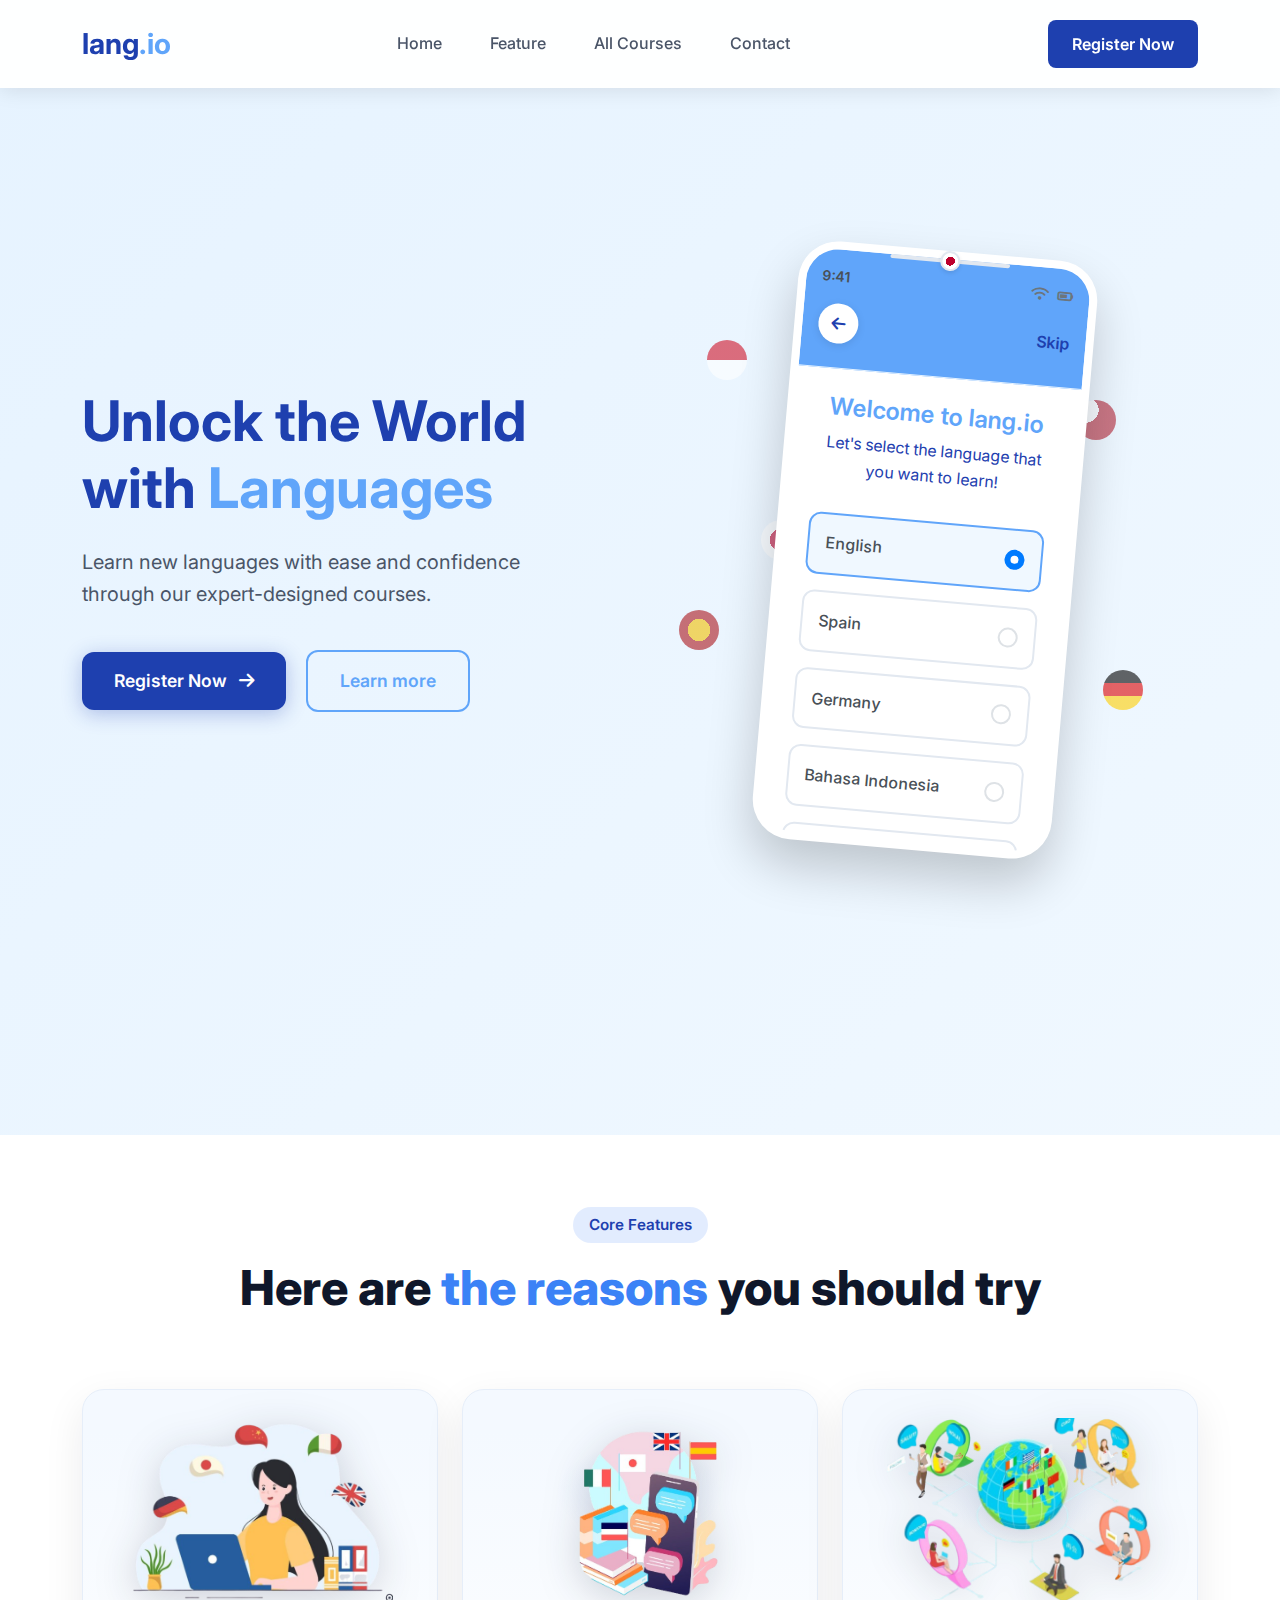
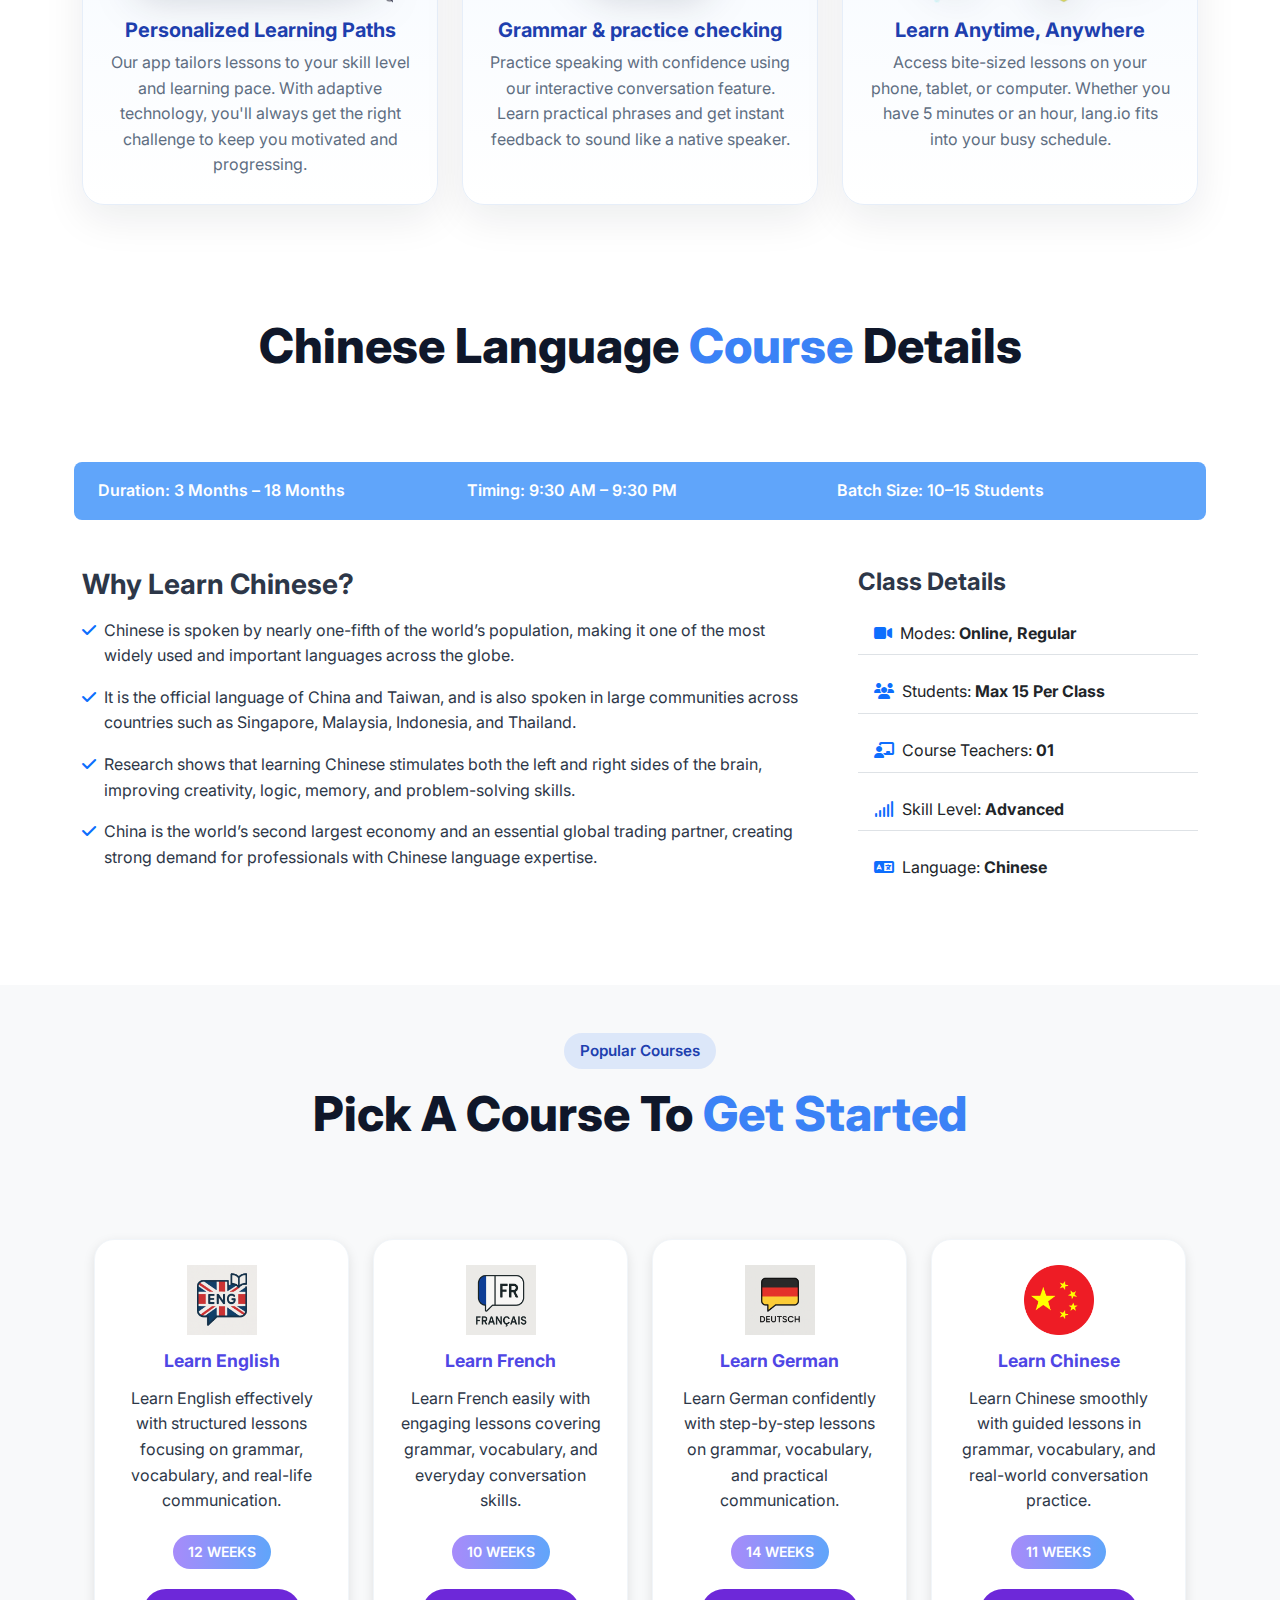
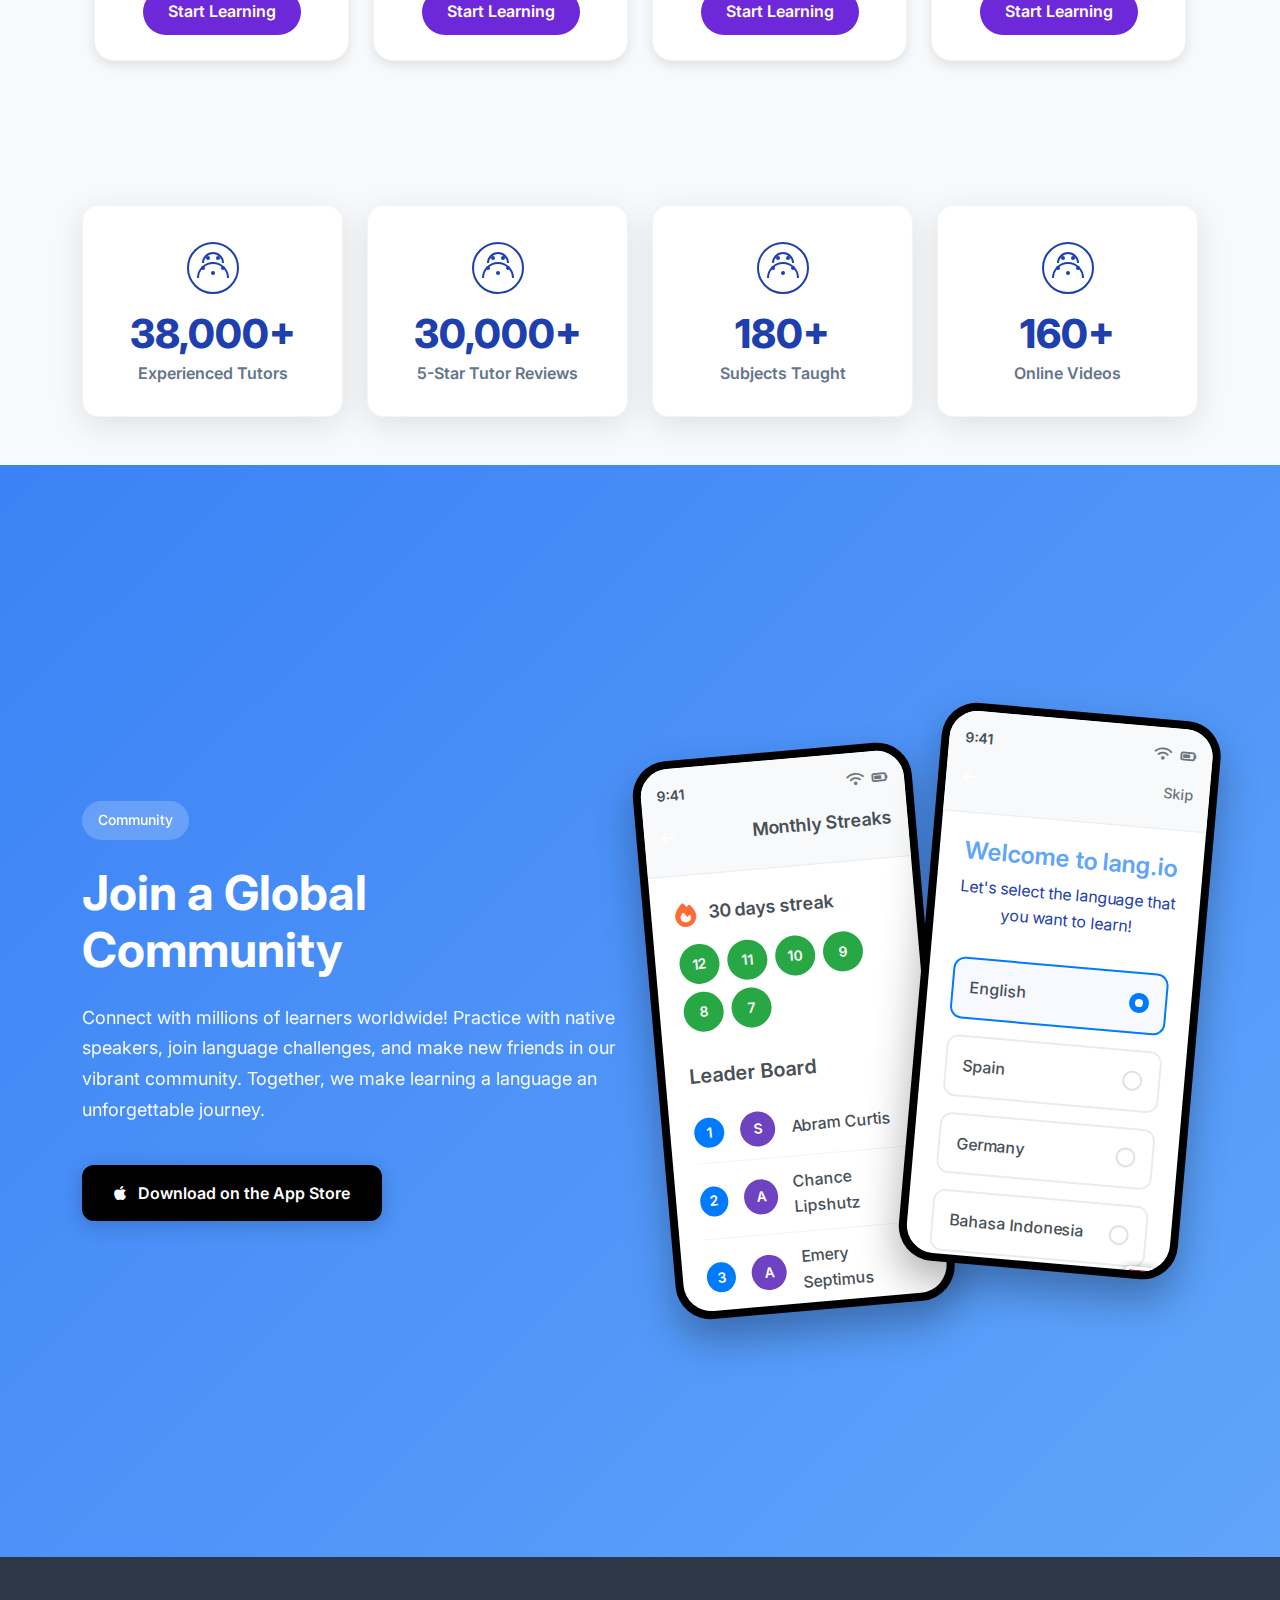
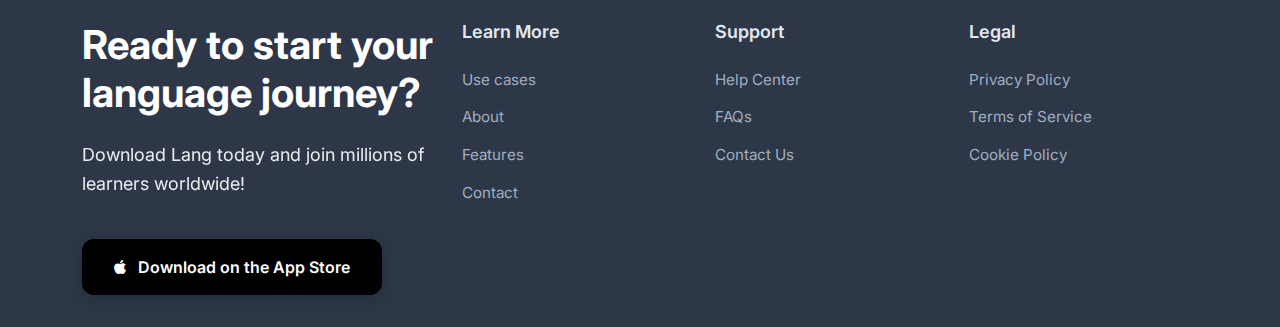
<file: index.html>
<!DOCTYPE html>
<html lang="en">
<head>
    <meta charset="UTF-8">
    <meta name="viewport" content="width=device-width, initial-scale=1.0">
    <title>lang.io - Practice language easier</title>
    <link href="https://cdn.jsdelivr.net/npm/bootstrap@5.3.0/dist/css/bootstrap.min.css" rel="stylesheet">
    <link href="https://cdnjs.cloudflare.com/ajax/libs/font-awesome/6.4.0/css/all.min.css" rel="stylesheet">
    <link href="https://fonts.googleapis.com/css2?family=Inter:wght@300;400;500;600;700&display=swap" rel="stylesheet">
    <link rel="stylesheet" href="styles.css">
</head>
<body>
    <!-- Navigation -->
    <nav class="navbar navbar-expand-lg navbar-light fixed-top">
        <div class="container">
            <a class="navbar-brand" href="#">
                <span class="brand-lang">lang</span><span class="brand-io">.io</span>
            </a>
            
            <button class="navbar-toggler" type="button" data-bs-toggle="collapse" data-bs-target="#navbarNav">
                <span class="navbar-toggler-icon"></span>
            </button>
            
            <div class="collapse navbar-collapse" id="navbarNav">
                <ul class="navbar-nav ms-auto me-5">
                    <li class="nav-item">
                        <a class="nav-link" href="#use-cases">Home</a>
                    </li>
                    <li class="nav-item">
                        <a class="nav-link" href="#core-features">Feature</a>
                    </li>
                    <li class="nav-item">
                        <a class="nav-link" href="#popular-courses">All Courses</a>
                    </li>
                    <li class="nav-item">
                        <a class="nav-link" href="#community">Contact</a>
                    </li>
                </ul>
                
                <div class="navbar-nav ms-auto d-flex align-items-center">
                    <button class="btn btn-primary join-waitlist-btn" data-bs-toggle="modal" data-bs-target="#registrationModal">Register Now</button>
                </div>
            </div>
        </div>
    </nav>

    <!-- Hero Section -->
    <section class="hero-section">
        <div class="container">
            <div class="row align-items-center min-vh-100">
                <div class="col-lg-6 col-md-12 mb-5 mb-lg-0">
                    <div class="hero-content">
                        <h1 class="hero-title">
                            Unlock the World with<span class="brand-highlight"> Languages</span>
                        </h1>
                        <p class="hero-description">
                            Learn new languages with ease and confidence through our expert-designed courses.                        </p>
                        <div class="hero-buttons">
                            <button class="btn btn-primary btn-lg me-3">
                                Register Now
                                <i class="fas fa-arrow-right ms-2"></i>
                            </button>
                            <button class="btn btn-outline-primary btn-lg">Learn more</button>
                        </div>
                    </div>
                </div>
                
                <div class="col-lg-6 col-md-12">
                    <div class="mobile-mockup-container">
                        <div class="mobile-mockup">
                            <div class="notch-flag"></div>
                            <div class="mockup-screen">
                                <div class="mockup-header">
                                    <div class="mockup-status-bar">
                                        <span class="time">9:41</span>
                                        <div class="status-icons">
                                            <i class="fas fa-wifi"></i>
                                            <i class="fas fa-battery-three-quarters"></i>
                                        </div>
                                    </div>
                                    <div class="mockup-nav">
                                        <button class="back-btn">
                                            <i class="fas fa-arrow-left"></i>
                                        </button>
                                        <span class="skip-text">Skip</span>
                                    </div>
                                </div>
                                
                                <div class="mockup-content">
                                    <h3 class="welcome-text">Welcome to lang.io</h3>
                                    <p class="instruction-text">Let's select the language that you want to learn!</p>
                                    
                                    <div class="language-list">
                                        <div class="language-item selected">
                                            <span class="language-name">English</span>
                                            <div class="radio-btn selected"></div>
                                        </div>
                                        <div class="language-item">
                                            <span class="language-name">Spain</span>
                                            <div class="radio-btn"></div>
                                        </div>
                                        <div class="language-item">
                                            <span class="language-name">Germany</span>
                                            <div class="radio-btn"></div>
                                        </div>
                                        <div class="language-item">
                                            <span class="language-name">Bahasa Indonesia</span>
                                            <div class="radio-btn"></div>
                                        </div>
                                        <div class="language-item">
                                            <div class="radio-btn"></div>
                                        </div>
                                    </div>
                                    
                                    <button class="btn btn-primary continue-btn">Continue</button>
                                </div>
                            </div>
                        </div>
                        
                        <!-- Floating Decorative Flags -->
                        <div class="floating-flag flag-indonesia"></div>
                        <div class="floating-flag flag-usa"></div>
                        <div class="floating-flag flag-spain"></div>
                        <div class="floating-flag flag-germany"></div>
                        <div class="floating-flag flag-japan"></div>
                    </div>
                </div>
            </div>
        </div>
    </section>
    

    <!-- Section Heading Only -->
    <section id="core-features" class="py-5 mt-4 mb-2">
        <div class="container text-center">
            <span class="section-badge">Core Features</span>
            <h2 class="section-title display-5 mt-3">Here are <span class="highlight">the reasons</span> you should try</h2>
        </div>
    </section>
    
    <!-- Three Feature Boxes -->
    <section class="py-2 pb-5">
        <div class="container">
            <div class="row row-cols-1 row-cols-md-3 g-4 features-grid">
                <div class="col">
                    <div class="feature-soft h-100">
                        <div class="feature-illustration">
                            <img src="1.png" alt="Personalized Learning">
                        </div>
                        <h5 class="feature-title-blue mb-2 text-center">Personalized Learning Paths</h5>
                        <p class="feature-desc mb-0 text-center">Our app tailors lessons to your skill level and learning pace. With adaptive technology, you'll always get the right challenge to keep you motivated and progressing.</p>
                    </div>
                </div>
                <div class="col">
                    <div class="feature-soft h-100">
                        <div class="feature-illustration">
                            <img src="2.png" alt="Grammar Checking UI">
                        </div>
                        <h5 class="feature-title-blue mb-2 text-center">Grammar & practice checking</h5>
                        <p class="feature-desc mb-0 text-center">Practice speaking with confidence using our interactive conversation feature. Learn practical phrases and get instant feedback to sound like a native speaker.</p>
                    </div>
                </div>
                <div class="col">
                    <div class="feature-soft h-100">
                        <div class="feature-illustration">
                            <img src="3.png" alt="Mobile Learning">
                        </div>
                        <h5 class="feature-title-blue mb-2 text-center">Learn Anytime, Anywhere</h5>
                        <p class="feature-desc mb-0 text-center">Access bite-sized lessons on your phone, tablet, or computer. Whether you have 5 minutes or an hour, lang.io fits into your busy schedule.</p>
                    </div>
                </div>
            </div>
        </div>
    </section>

     <!-- Chinese Course Details Section (added below the three boxes) -->
     <section class="py-5">
        <div class="container text-center">
            <h2 class="section-title display-5 mt-3">Chinese Language <span class="highlight"> Course </span>  Details</h2>
        </div>
    </section>
     <section class="py-5">
        <div class="container">
            <div class="row g-3">
                <div class="container-fluid info-bar text-white fw-semibold px-4 py-3 rounded-3 mb-5">
                    <div class="row">
                      <div class="col-md-4">
                        Duration: 3 Months – 18 Months
                      </div>
                      <div class="col-md-4">
                        Timing: 9:30 AM – 9:30 PM
                      </div>
                      <div class="col-md-4">
                        Batch Size: 10–15 Students
                      </div>
                    </div>
                  </div>
            </div>
            <div class="row gx-5">
                <div class="col-lg-8">
                    <h2 class="h3 fw-bold mb-3">Why Learn Chinese?</h2>
                    <ul class="list-unstyled mb-4">
                      <li class="d-flex align-items-start mb-3">
                        <i class="fa-solid fa-check text-primary me-2 mt-1"></i>
                        <span>Chinese is spoken by nearly one-fifth of the world’s population, making it one of the most widely used and important languages across the globe.</span>
                      </li>
                      <li class="d-flex align-items-start mb-3">
                        <i class="fa-solid fa-check text-primary me-2 mt-1"></i>
                        <span>It is the official language of China and Taiwan, and is also spoken in large communities across countries such as Singapore, Malaysia, Indonesia, and Thailand.</span>
                      </li>
                      <li class="d-flex align-items-start mb-3">
                        <i class="fa-solid fa-check text-primary me-2 mt-1"></i>
                        <span>Research shows that learning Chinese stimulates both the left and right sides of the brain, improving creativity, logic, memory, and problem-solving skills.</span>
                      </li>
                      <li class="d-flex align-items-start mb-3">
                        <i class="fa-solid fa-check text-primary me-2 mt-1"></i>
                        <span>China is the world’s second largest economy and an essential global trading partner, creating strong demand for professionals with Chinese language expertise.</span>
                      </li>
                    </ul>
                  </div>
                  
                  

                <div class="col-lg-4 mt-4 mt-lg-0">
                    <h3 class="h4 fw-bold mb-3">Class Details</h3>
                    <ul class="list-group list-group-flush mb-5 gap-3">
                        <li class="list-group-item"><i class="fa-solid fa-video me-2 text-primary"></i>Modes: <strong>Online, Regular</strong></li>
                        <li class="list-group-item"><i class="fa-solid fa-users me-2 text-primary"></i>Students: <strong>Max 15 Per Class</strong></li>
                        <li class="list-group-item"><i class="fa-solid fa-chalkboard-user me-2 text-primary"></i>Course Teachers: <strong>01</strong></li>
                        <li class="list-group-item"><i class="fa-solid fa-signal me-2 text-primary"></i>Skill Level: <strong>Advanced</strong></li>
                        <li class="list-group-item"><i class="fa-solid fa-language me-2 text-primary"></i>Language: <strong>Chinese</strong></li>
                    </ul>
                </div>
            </div>
        </div>
    </section>

    <!-- Popular Courses Section -->
    <section id="popular-courses" class="py-5 bg-light">
        <div class="container">
            <div class="text-center mb-5">
                <span class="section-badge">Popular Courses</span>
                <h2 class="section-title display-5 mt-3">Pick A Course To <span class="highlight">Get Started</span></h2>
            </div>
            
            <div class="container py-5">
                <div class="row g-4">
                  
                  <!-- English -->
                  <div class="col-md-6 col-lg-3">
                    <div class="course-card">
                      <img src="course_thumbnail_english.png" alt="English">
                      <h4 class="course-title">Learn English</h4>
                      <p>Learn English effectively with structured lessons focusing on grammar, vocabulary, and real-life communication.</p>
                      <div>
                        <span class="badge-custom badge-weeks">12 WEEKS</span>
                      </div>
                      <button class="btn-custom">Start Learning</button>
                    </div>
                  </div>
              
                  <!-- French -->
                  <div class="col-md-6 col-lg-3">
                    <div class="course-card">
                      <img src="course_thumbnail_french.png" alt="French">
                      <h4 class="course-title">Learn French</h4>
                      <p>Learn French easily with engaging lessons covering grammar, vocabulary, and everyday conversation skills.</p>
                      <div>
                        <span class="badge-custom badge-weeks">10 WEEKS</span>
                      </div>
                      <button class="btn-custom">Start Learning</button>
                    </div>
                  </div>
              
                  <!-- German -->
                  <div class="col-md-6 col-lg-3">
                    <div class="course-card">
                      <img src="course_thumbnail_german.png" alt="German">
                      <h4 class="course-title">Learn German</h4>
                      <p>Learn German confidently with step-by-step lessons on grammar, vocabulary, and practical communication.</p>
                      <div>
                        <span class="badge-custom badge-weeks">14 WEEKS</span>
                      </div>
                      <button class="btn-custom">Start Learning</button>
                    </div>
                  </div>
              
                  <!-- Chinese -->
                  <div class="col-md-6 col-lg-3">
                    <div class="course-card">
                      <img src="china.png" alt="Chinese">
                      <h4 class="course-title">Learn Chinese</h4>
                      <p>Learn Chinese smoothly with guided lessons in grammar, vocabulary, and real-world conversation practice.</p>
                      <div>
                        <span class="badge-custom badge-weeks">11 WEEKS</span>
                      </div>
                      <button class="btn-custom">Start Learning</button>
                    </div>
                  </div>
              
                </div>
              </div>
        </div>
    </section>

    <!-- Statistics Section -->
    <section class="py-5 bg-light">
      <div class="container">
        <div class="row g-4">
          <!-- Experienced Tutors -->
          <div class="col-lg-3 col-md-6 col-sm-12">
            <div class="stats-card text-center">
              <div class="stats-icon mb-3">
                <svg width="60" height="60" viewBox="0 0 60 60" fill="none" xmlns="http://www.w3.org/2000/svg">
                  <path d="M30 5C16.2 5 5 16.2 5 30s11.2 25 25 25 25-11.2 25-25S43.8 5 30 5z" stroke="#1e40af" stroke-width="2" fill="none"/>
                  <path d="M20 25c0-5.5 4.5-10 10-10s10 4.5 10 10" stroke="#1e40af" stroke-width="2" fill="none"/>
                  <path d="M15 40c0-8.3 6.7-15 15-15s15 6.7 15 15" stroke="#1e40af" stroke-width="2" fill="none"/>
                  <circle cx="25" cy="20" r="2" fill="#1e40af"/>
                  <circle cx="35" cy="20" r="2" fill="#1e40af"/>
                  <circle cx="30" cy="35" r="2" fill="#1e40af"/>
                  <circle cx="20" cy="30" r="2" fill="#1e40af"/>
                  <circle cx="40" cy="30" r="2" fill="#1e40af"/>
                </svg>
              </div>
              <div class="stats-number mb-2">38,000+</div>
              <div class="stats-description">Experienced Tutors</div>
            </div>
          </div>
          
          <!-- 5-Star Reviews -->
          <div class="col-lg-3 col-md-6 col-sm-12">
            <div class="stats-card text-center">
              <div class="stats-icon mb-3">
                <svg width="60" height="60" viewBox="0 0 60 60" fill="none" xmlns="http://www.w3.org/2000/svg">
                  <path d="M30 5C16.2 5 5 16.2 5 30s11.2 25 25 25 25-11.2 25-25S43.8 5 30 5z" stroke="#1e40af" stroke-width="2" fill="none"/>
                  <path d="M20 25c0-5.5 4.5-10 10-10s10 4.5 10 10" stroke="#1e40af" stroke-width="2" fill="none"/>
                  <path d="M15 40c0-8.3 6.7-15 15-15s15 6.7 15 15" stroke="#1e40af" stroke-width="2" fill="none"/>
                  <circle cx="25" cy="20" r="2" fill="#1e40af"/>
                  <circle cx="35" cy="20" r="2" fill="#1e40af"/>
                  <circle cx="30" cy="35" r="2" fill="#1e40af"/>
                  <circle cx="20" cy="30" r="2" fill="#1e40af"/>
                  <circle cx="40" cy="30" r="2" fill="#1e40af"/>
                </svg>
              </div>
              <div class="stats-number mb-2">30,000+</div>
              <div class="stats-description">5-Star Tutor Reviews</div>
            </div>
          </div>
          
          <!-- Subjects Taught -->
          <div class="col-lg-3 col-md-6 col-sm-12">
            <div class="stats-card text-center">
              <div class="stats-icon mb-3">
                <svg width="60" height="60" viewBox="0 0 60 60" fill="none" xmlns="http://www.w3.org/2000/svg">
                  <path d="M30 5C16.2 5 5 16.2 5 30s11.2 25 25 25 25-11.2 25-25S43.8 5 30 5z" stroke="#1e40af" stroke-width="2" fill="none"/>
                  <path d="M20 25c0-5.5 4.5-10 10-10s10 4.5 10 10" stroke="#1e40af" stroke-width="2" fill="none"/>
                  <path d="M15 40c0-8.3 6.7-15 15-15s15 6.7 15 15" stroke="#1e40af" stroke-width="2" fill="none"/>
                  <circle cx="25" cy="20" r="2" fill="#1e40af"/>
                  <circle cx="35" cy="20" r="2" fill="#1e40af"/>
                  <circle cx="30" cy="35" r="2" fill="#1e40af"/>
                  <circle cx="20" cy="30" r="2" fill="#1e40af"/>
                  <circle cx="40" cy="30" r="2" fill="#1e40af"/>
                </svg>
              </div>
              <div class="stats-number mb-2">180+</div>
              <div class="stats-description">Subjects Taught</div>
            </div>
          </div>
          
          <!-- Online Videos -->
          <div class="col-lg-3 col-md-6 col-sm-12">
            <div class="stats-card text-center">
              <div class="stats-icon mb-3">
                <svg width="60" height="60" viewBox="0 0 60 60" fill="none" xmlns="http://www.w3.org/2000/svg">
                  <path d="M30 5C16.2 5 5 16.2 5 30s11.2 25 25 25 25-11.2 25-25S43.8 5 30 5z" stroke="#1e40af" stroke-width="2" fill="none"/>
                  <path d="M20 25c0-5.5 4.5-10 10-10s10 4.5 10 10" stroke="#1e40af" stroke-width="2" fill="none"/>
                  <path d="M15 40c0-8.3 6.7-15 15-15s15 6.7 15 15" stroke="#1e40af" stroke-width="2" fill="none"/>
                  <circle cx="25" cy="20" r="2" fill="#1e40af"/>
                  <circle cx="35" cy="20" r="2" fill="#1e40af"/>
                  <circle cx="30" cy="35" r="2" fill="#1e40af"/>
                  <circle cx="20" cy="30" r="2" fill="#1e40af"/>
                  <circle cx="40" cy="30" r="2" fill="#1e40af"/>
                </svg>
              </div>
              <div class="stats-number mb-2">160+</div>
              <div class="stats-description">Online Videos</div>
            </div>
          </div>
        </div>
      </div>
    </section>
          <!-- Community Section with Blue Gradient -->
    <section id="community" class="community-section">
        <div class="container">
            <div class="row align-items-center min-vh-100">
                <div class="col-lg-6 col-md-12 mb-5 mb-lg-0">
                    <div class="community-content">
                        <span class="community-badge">Community</span>
                        <h2 class="community-title">Join a Global Community</h2>
                        <p class="community-description">
                            Connect with millions of learners worldwide! Practice with native speakers, join language challenges, and make new friends in our vibrant community. Together, we make learning a language an unforgettable journey.
                        </p>
                        <button class="btn btn-dark btn-lg app-store-btn">
                            <i class="fab fa-apple me-2"></i>
                            Download on the App Store
                        </button>
                    </div>
                </div>
                
                <div class="col-lg-6 col-md-12">
                    <div class="phone-mockups-container">
                        <!-- Back Phone Mockup (Streaks & Leaderboard) -->
                        <div class="phone-mockup back-phone">
                            <div class="mockup-screen streaks-screen">
                                <div class="mockup-header">
                                    <div class="mockup-status-bar">
                                        <span class="time">9:41</span>
                                        <div class="status-icons">
                                            <i class="fas fa-wifi"></i>
                                            <i class="fas fa-battery-three-quarters"></i>
                                        </div>
                                    </div>
                                    <div class="mockup-nav">
                                        <i class="fas fa-arrow-left"></i>
                                        <span class="monthly-streaks-title">Monthly Streaks</span>
                                    </div>
                                </div>
                                
                                <div class="mockup-content">
                                    <div class="streaks-section">
                                        <div class="streak-info">
                                            <i class="fas fa-fire streak-icon"></i>
                                            <span class="streak-text">30 days streak</span>
                                        </div>
                                        <div class="streak-circles">
                                            <div class="streak-circle checked">12</div>
                                            <div class="streak-circle checked">11</div>
                                            <div class="streak-circle checked">10</div>
                                            <div class="streak-circle checked">9</div>
                                            <div class="streak-circle checked">8</div>
                                            <div class="streak-circle checked">7</div>
                                        </div>
                                    </div>
                                    
                                    <div class="leaderboard-section">
                                        <h4 class="leaderboard-title">Leader Board</h4>
                                        <div class="leaderboard-item">
                                            <div class="rank">1</div>
                                            <div class="avatar">S</div>
                                            <span class="name">Abram Curtis</span>
                                        </div>
                                        <div class="leaderboard-item">
                                            <div class="rank">2</div>
                                            <div class="avatar">A</div>
                                            <span class="name">Chance Lipshutz</span>
                                        </div>
                                        <div class="leaderboard-item">
                                            <div class="rank">3</div>
                                            <div class="avatar">A</div>
                                            <span class="name">Emery Septimus</span>
                                        </div>
                                        <div class="leaderboard-item">
                                            <div class="rank">4</div>
                                            <div class="avatar">A</div>
                                            <span class="name">Chance Calzoni</span>
                                        </div>
                                    </div>
                                </div>
                            </div>
                        </div>
                        
                        <!-- Front Phone Mockup (Language Selection) -->
                        <div class="phone-mockup front-phone">
                            <div class="mockup-screen language-screen">
                                <div class="mockup-header">
                                    <div class="mockup-status-bar">
                                        <span class="time">9:41</span>
                                        <div class="status-icons">
                                            <i class="fas fa-wifi"></i>
                                            <i class="fas fa-battery-three-quarters"></i>
                                        </div>
                                    </div>
                                    <div class="mockup-nav">
                                        <i class="fas fa-arrow-left"></i>
                                        <span class="skip-text">Skip</span>
                                    </div>
                                </div>
                                
                                <div class="mockup-content">
                                    <h3 class="welcome-text">Welcome to lang.io</h3>
                                    <p class="instruction-text">Let's select the language that you want to learn!</p>
                                    
                                    <div class="language-list">
                                        <div class="language-item selected">
                                            <div class="flag-icon usa-flag"></div>
                                            <span class="language-name">English</span>
                                            <div class="radio-btn selected"></div>
                                        </div>
                                        <div class="language-item">
                                            <div class="flag-icon spain-flag"></div>
                                            <span class="language-name">Spain</span>
                                            <div class="radio-btn"></div>
                                        </div>
                                        <div class="language-item">
                                            <div class="flag-icon germany-flag"></div>
                                            <span class="language-name">Germany</span>
                                            <div class="radio-btn"></div>
                                        </div>
                                        <div class="language-item">
                                            <div class="flag-icon indonesia-flag"></div>
                                            <span class="language-name">Bahasa Indonesia</span>
                                            <div class="radio-btn"></div>
                                        </div>
                                    </div>
                                </div>
                            </div>
                        </div>
                        
                        <!-- Floating App Icon -->
                        <div class="floating-app-icon">
                            <i class="fas fa-file-alt"></i>
                        </div>
                    </div>
                </div>
            </div>
        </div>
    </section>

     <!-- Footer Section -->
     <footer class="footer-section">
        <div class="container">
            <div class="row">
                <div class="col-lg-4 col-md-12 mb-5 mb-lg-0">
                    <div class="footer-content">
                        <h3 class="footer-title">Ready to start your language journey?</h3>
                        <p class="footer-description">
                            Download Lang today and join millions of learners worldwide!
                        </p>
                        <button class="btn btn-dark btn-lg app-store-btn">
                            <i class="fab fa-apple me-2"></i>
                            Download on the App Store
                        </button>
                    </div>
                </div>
                
                <div class="col-lg-8 col-md-12">
                    <div class="row">
                        <div class="col-md-4 col-sm-6 mb-4">
                            <h5 class="footer-column-title">Learn More</h5>
                            <ul class="footer-links">
                                <li><a href="#use-cases">Use cases</a></li>
                                <li><a href="#about">About</a></li>
                                <li><a href="#features">Features</a></li>
                                <li><a href="#contact">Contact</a></li>
                            </ul>
                        </div>
                        
                        <div class="col-md-4 col-sm-6 mb-4">
                            <h5 class="footer-column-title">Support</h5>
                            <ul class="footer-links">
                                <li><a href="#help">Help Center</a></li>
                                <li><a href="#faqs">FAQs</a></li>
                                <li><a href="#contact">Contact Us</a></li>
                            </ul>
                        </div>
                        
                        <div class="col-md-4 col-sm-6 mb-4">
                            <h5 class="footer-column-title">Legal</h5>
                            <ul class="footer-links">
                                <li><a href="#privacy">Privacy Policy</a></li>
                                <li><a href="#terms">Terms of Service</a></li>
                                <li><a href="#cookies">Cookie Policy</a></li>
                            </ul>
                        </div>
                    </div>
                </div>
            </div>
        </div>
    </footer>

    <!-- Registration Modal -->
    <div class="modal fade" id="registrationModal" tabindex="-1" aria-labelledby="registrationModalLabel" aria-hidden="true">
        <div class="modal-dialog modal-lg modal-dialog-centered">
            <div class="modal-content border-0 shadow-lg">
                <div class="modal-header bg-primary text-white border-0 rounded-top">
                    <h5 class="modal-title fw-bold" id="registrationModalLabel">
                        <span class="text-white">Student</span> Registration
                    </h5>
                    <button type="button" class="btn-close btn-close-white" data-bs-dismiss="modal" aria-label="Close"></button>
                </div>
                <div class="modal-body p-4">
                    <form id="studentRegistrationForm">
                        <!-- Personal Information -->
                        <div class="row mb-4">
                            <div class="col-12">
                                <h6 class="text-primary fw-semibold border-bottom border-2 border-primary pb-2 mb-3">Personal Information</h6>
                            </div>
                            <div class="col-md-6 mb-3">
                                <label for="firstName" class="form-label fw-medium text-dark">First Name *</label>
                                <input type="text" class="form-control form-control-lg border-2" id="firstName" required>
                            </div>
                            <div class="col-md-6 mb-3">
                                <label for="lastName" class="form-label fw-medium text-dark">Last Name *</label>
                                <input type="text" class="form-control form-control-lg border-2" id="lastName" required>
                            </div>
                            <div class="col-md-6 mb-3">
                                <label for="email" class="form-label fw-medium text-dark">Email Address *</label>
                                <input type="email" class="form-control form-control-lg border-2" id="email" required>
                            </div>
                            <div class="col-md-6 mb-3">
                                <label for="phone" class="form-label fw-medium text-dark">Phone Number</label>
                                <input type="tel" class="form-control form-control-lg border-2" id="phone">
                            </div>
                            <div class="col-md-6 mb-3">
                                <label for="dateOfBirth" class="form-label fw-medium text-dark">Date of Birth *</label>
                                <input type="date" class="form-control form-control-lg border-2" id="dateOfBirth" required>
                            </div>
                            <div class="col-md-6 mb-3">
                                <label for="gender" class="form-label fw-medium text-dark">Gender</label>
                                <select class="form-select form-select-lg border-2" id="gender">
                                    <option value="">Select Gender</option>
                                    <option value="male">Male</option>
                                    <option value="female">Female</option>
                                    <option value="other">Other</option>
                                    <option value="prefer-not-to-say">Prefer not to say</option>
                                </select>
                            </div>
                        </div>

                        <!-- Academic Information -->
                        <div class="row mb-4">
                            <div class="col-12">
                                <h6 class="text-primary fw-semibold border-bottom border-2 border-primary pb-2 mb-3">Academic Information</h6>
                            </div>
                            <div class="col-md-6 mb-3">
                                <label for="currentLevel" class="form-label fw-medium text-dark">Current Education Level *</label>
                                <select class="form-select form-select-lg border-2" id="currentLevel" required>
                                    <option value="">Select Education Level</option>
                                    <option value="high-school">High School</option>
                                    <option value="undergraduate">Undergraduate</option>
                                    <option value="graduate">Graduate</option>
                                    <option value="working-professional">Working Professional</option>
                                    <option value="other">Other</option>
                                </select>
                            </div>
                            <div class="col-md-6 mb-3">
                                <label for="institution" class="form-label fw-medium text-dark">Institution/School</label>
                                <input type="text" class="form-control form-control-lg border-2" id="institution" placeholder="Your school or university name">
                            </div>
                            <div class="col-md-6 mb-3">
                                <label for="fieldOfStudy" class="form-label fw-medium text-dark">Field of Study</label>
                                <input type="text" class="form-control form-control-lg border-2" id="fieldOfStudy" placeholder="e.g., Computer Science, Business">
                            </div>
                            <div class="col-md-6 mb-3">
                                <label for="graduationYear" class="form-label fw-medium text-dark">Expected Graduation Year</label>
                                <input type="number" class="form-control form-control-lg border-2" id="graduationYear" min="2024" max="2030" placeholder="2024">
                            </div>
                        </div>

                        <!-- Language Learning Preferences -->
                        <div class="row mb-4">
                            <div class="col-12">
                                <h6 class="text-primary fw-semibold border-bottom border-2 border-primary pb-2 mb-3">Language Learning Preferences</h6>
                            </div>
                            <div class="col-md-6 mb-3">
                                <label for="nativeLanguage" class="form-label fw-medium text-dark">Native Language *</label>
                                <select class="form-select form-select-lg border-2" id="nativeLanguage" required>
                                    <option value="">Select Native Language</option>
                                    <option value="english">English</option>
                                    <option value="spanish">Spanish</option>
                                    <option value="french">French</option>
                                    <option value="german">German</option>
                                    <option value="chinese">Chinese</option>
                                    <option value="japanese">Japanese</option>
                                    <option value="korean">Korean</option>
                                    <option value="arabic">Arabic</option>
                                    <option value="hindi">Hindi</option>
                                    <option value="other">Other</option>
                                </select>
                            </div>
                            <div class="col-md-6 mb-3">
                                <label for="targetLanguage" class="form-label fw-medium text-dark">Language to Learn *</label>
                                <select class="form-select form-select-lg border-2" id="targetLanguage" required>
                                    <option value="">Select Target Language</option>
                                    <option value="english">English</option>
                                    <option value="spanish">Spanish</option>
                                    <option value="french">French</option>
                                    <option value="german">German</option>
                                    <option value="chinese">Chinese</option>
                                    <option value="japanese">Japanese</option>
                                    <option value="korean">Korean</option>
                                    <option value="arabic">Arabic</option>
                                    <option value="hindi">Hindi</option>
                                    <option value="other">Other</option>
                                </select>
                            </div>
                            <div class="col-md-6 mb-3">
                                <label for="proficiencyLevel" class="form-label fw-medium text-dark">Current Proficiency Level</label>
                                <select class="form-select form-select-lg border-2" id="proficiencyLevel">
                                    <option value="">Select Level</option>
                                    <option value="beginner">Beginner (A1)</option>
                                    <option value="elementary">Elementary (A2)</option>
                                    <option value="intermediate">Intermediate (B1)</option>
                                    <option value="upper-intermediate">Upper Intermediate (B2)</option>
                                    <option value="advanced">Advanced (C1)</option>
                                    <option value="proficient">Proficient (C2)</option>
                                </select>
                            </div>
                            <div class="col-md-6 mb-3">
                                <label for="learningGoal" class="form-label fw-medium text-dark">Learning Goal</label>
                                <select class="form-select form-select-lg border-2" id="learningGoal">
                                    <option value="">Select Goal</option>
                                    <option value="academic">Academic Studies</option>
                                    <option value="career">Career Advancement</option>
                                    <option value="travel">Travel & Tourism</option>
                                    <option value="personal">Personal Interest</option>
                                    <option value="immigration">Immigration</option>
                                    <option value="other">Other</option>
                                </select>
                            </div>
                        </div>

                        <!-- Account Security -->
                        <div class="row mb-4">
                            <div class="col-12">
                                <h6 class="text-primary fw-semibold border-bottom border-2 border-primary pb-2 mb-3">Account Security</h6>
                            </div>
                            <div class="col-md-6 mb-3">
                                <label for="password" class="form-label fw-medium text-dark">Password *</label>
                                <input type="password" class="form-control form-control-lg border-2" id="password" required minlength="8">
                                <div class="form-text text-muted">Minimum 8 characters</div>
                            </div>
                            <div class="col-md-6 mb-3">
                                <label for="confirmPassword" class="form-label fw-medium text-dark">Confirm Password *</label>
                                <input type="password" class="form-control form-control-lg border-2" id="confirmPassword" required>
                            </div>
                        </div>

                        <!-- Terms and Preferences -->
                        <div class="row mb-4">
                            <div class="col-12">
                                <div class="form-check mb-3">
                                    <input class="form-check-input border-2" type="checkbox" id="termsAccepted" required>
                                    <label class="form-check-label text-dark" for="termsAccepted">
                                        I agree to the <a href="#" class="text-primary text-decoration-none fw-medium">Terms of Service</a> and <a href="#" class="text-primary text-decoration-none fw-medium">Privacy Policy</a> *
                                    </label>
                                </div>
                                <div class="form-check mb-3">
                                    <input class="form-check-input border-2" type="checkbox" id="marketingEmails">
                                    <label class="form-check-label text-dark" for="marketingEmails">
                                        I would like to receive updates about new courses and learning tips
                                    </label>
                                </div>
                                
                            </div>
                        </div>
                    </form>
                </div>
                <div class="modal-footer border-top border-2 p-4">
                    <button type="button" class="btn btn-outline-secondary btn-lg px-4" data-bs-dismiss="modal">Cancel</button>
                    <button type="submit" form="studentRegistrationForm" class="btn btn-primary btn-lg px-4 fw-semibold">Create Account</button>
                </div>
            </div>
        </div>
    </div>

    <!-- Bootstrap JS -->
    <script src="https://cdn.jsdelivr.net/npm/bootstrap@5.3.0/dist/js/bootstrap.bundle.min.js"></script>
    
    <!-- Custom JavaScript -->
    <script src="script.js"></script>
</body>
</html>
</file>
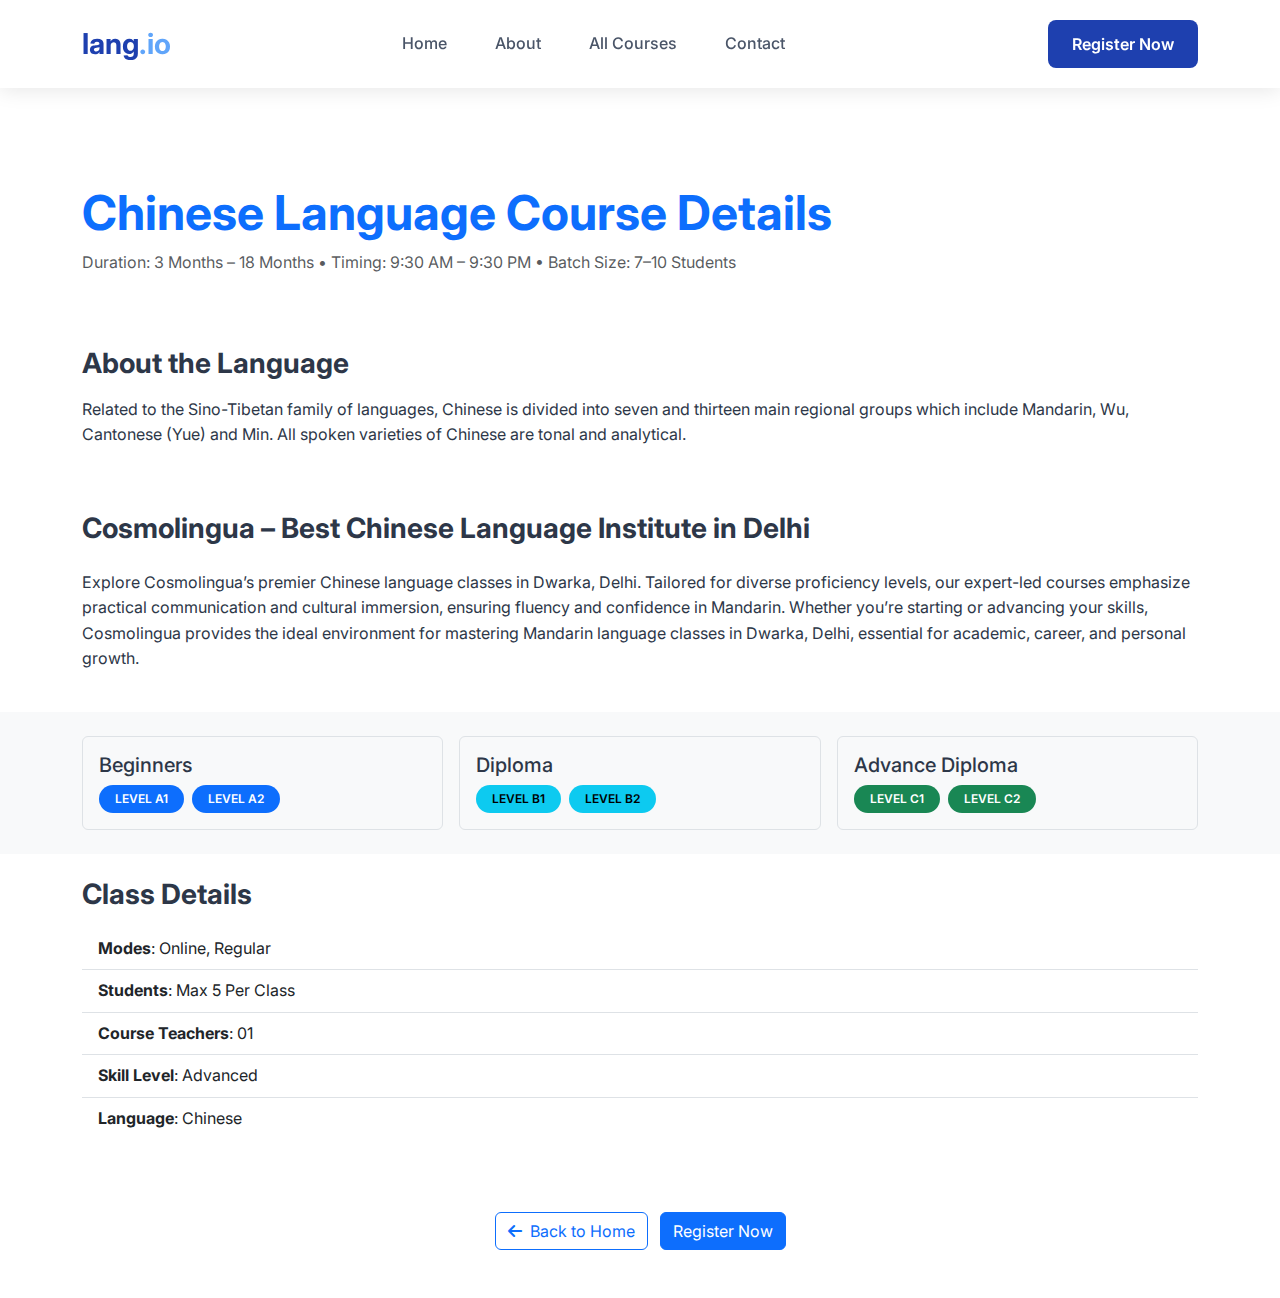
<file: chinese.html>
<!DOCTYPE html>
<html lang="en">
<head>
    <meta charset="UTF-8">
    <meta name="viewport" content="width=device-width, initial-scale=1.0">
    <title>Chinese Language Course - lang.io</title>
    <link href="https://cdn.jsdelivr.net/npm/bootstrap@5.3.0/dist/css/bootstrap.min.css" rel="stylesheet">
    <link href="https://cdnjs.cloudflare.com/ajax/libs/font-awesome/6.4.0/css/all.min.css" rel="stylesheet">
    <link href="https://fonts.googleapis.com/css2?family=Inter:wght@300;400;500;600;700&display=swap" rel="stylesheet">
    <link rel="stylesheet" href="styles.css">
</head>
<body>
    <nav class="navbar navbar-expand-lg navbar-light">
        <div class="container">
            <a class="navbar-brand" href="index.html"><span class="brand-lang">lang</span><span class="brand-io">.io</span></a>
            <button class="navbar-toggler" type="button" data-bs-toggle="collapse" data-bs-target="#navbarNav">
                <span class="navbar-toggler-icon"></span>
            </button>
            <div class="collapse navbar-collapse" id="navbarNav">
                <ul class="navbar-nav ms-auto me-5">
                    <li class="nav-item"><a class="nav-link" href="index.html#use-cases">Home</a></li>
                    <li class="nav-item"><a class="nav-link" href="index.html#about">About</a></li>
                    <li class="nav-item"><a class="nav-link" href="chinese.html">All Courses</a></li>
                    <li class="nav-item"><a class="nav-link" href="index.html#contact">Contact</a></li>
                </ul>
                <div class="navbar-nav ms-auto d-flex align-items-center">
                    <button class="btn btn-primary join-waitlist-btn" data-bs-toggle="modal" data-bs-target="#registrationModal">Register Now</button>
                </div>
            </div>
        </div>
    </nav>

    <header class="py-5 mt-5">
        <div class="container">
            <h1 class="display-5 fw-bold text-primary">Chinese Language Course Details</h1>
            <p class="text-muted mb-0">Duration: 3 Months – 18 Months • Timing: 9:30 AM – 9:30 PM • Batch Size: 7–10 Students</p>
        </div>
    </header>

    <section class="py-4">
        <div class="container">
            <h2 class="h3 fw-bold mb-3">About the Language</h2>
            <p>Related to the Sino-Tibetan family of languages, Chinese is divided into seven and thirteen main regional groups which include Mandarin, Wu, Cantonese (Yue) and Min. All spoken varieties of Chinese are tonal and analytical.</p>
        </div>
    </section>

    <section class="py-4">
        <div class="container">
            <h2 class="h3 fw-bold mb-4">Cosmolingua – Best Chinese Language Institute in Delhi</h2>
            <p>Explore Cosmolingua’s premier Chinese language classes in Dwarka, Delhi. Tailored for diverse proficiency levels, our expert-led courses emphasize practical communication and cultural immersion, ensuring fluency and confidence in Mandarin. Whether you’re starting or advancing your skills, Cosmolingua provides the ideal environment for mastering Mandarin language classes in Dwarka, Delhi, essential for academic, career, and personal growth.</p>
        </div>
    </section>

    <section class="py-4 bg-light">
        <div class="container">
            <div class="row g-3">
                <div class="col-12 col-md-6 col-lg-4">
                    <div class="p-3 border rounded h-100">
                        <h5 class="mb-2">Beginners</h5>
                        <div class="d-flex gap-2 flex-wrap">
                            <span class="badge text-bg-primary">LEVEL A1</span>
                            <span class="badge text-bg-primary">LEVEL A2</span>
                        </div>
                    </div>
                </div>
                <div class="col-12 col-md-6 col-lg-4">
                    <div class="p-3 border rounded h-100">
                        <h5 class="mb-2">Diploma</h5>
                        <div class="d-flex gap-2 flex-wrap">
                            <span class="badge text-bg-info">LEVEL B1</span>
                            <span class="badge text-bg-info">LEVEL B2</span>
                        </div>
                    </div>
                </div>
                <div class="col-12 col-md-6 col-lg-4">
                    <div class="p-3 border rounded h-100">
                        <h5 class="mb-2">Advance Diploma</h5>
                        <div class="d-flex gap-2 flex-wrap">
                            <span class="badge text-bg-success">LEVEL C1</span>
                            <span class="badge text-bg-success">LEVEL C2</span>
                        </div>
                    </div>
                </div>
            </div>
        </div>
    </section>

    <section class="py-4">
        <div class="container">
            <h2 class="h3 fw-bold mb-3">Class Details</h2>
            <ul class="list-group list-group-flush">
                <li class="list-group-item"><strong>Modes</strong>: Online, Regular</li>
                <li class="list-group-item"><strong>Students</strong>: Max 5 Per Class</li>
                <li class="list-group-item"><strong>Course Teachers</strong>: 01</li>
                <li class="list-group-item"><strong>Skill Level</strong>: Advanced</li>
                <li class="list-group-item"><strong>Language</strong>: Chinese</li>
            </ul>
        </div>
    </section>

    <section class="py-5">
        <div class="container text-center">
            <a class="btn btn-outline-primary me-2" href="index.html"><i class="fa-solid fa-arrow-left me-2"></i>Back to Home</a>
            <button class="btn btn-primary" data-bs-toggle="modal" data-bs-target="#registrationModal">Register Now</button>
        </div>
    </section>

    <!-- Reuse Registration Modal from index (lightweight copy for standalone page) -->
    <div class="modal fade" id="registrationModal" tabindex="-1" aria-labelledby="registrationModalLabel" aria-hidden="true">
        <div class="modal-dialog modal-lg modal-dialog-centered">
            <div class="modal-content border-0 shadow-lg">
                <div class="modal-header bg-primary text-white border-0 rounded-top">
                    <h5 class="modal-title fw-bold" id="registrationModalLabel"><span class="text-white">Student</span> Registration</h5>
                    <button type="button" class="btn-close btn-close-white" data-bs-dismiss="modal" aria-label="Close"></button>
                </div>
                <div class="modal-body p-4">
                    <form id="studentRegistrationForm">
                        <div class="row mb-3">
                            <div class="col-md-6 mb-3">
                                <label for="firstName" class="form-label">First Name *</label>
                                <input type="text" id="firstName" class="form-control" required>
                            </div>
                            <div class="col-md-6 mb-3">
                                <label for="lastName" class="form-label">Last Name *</label>
                                <input type="text" id="lastName" class="form-control" required>
                            </div>
                            <div class="col-md-6 mb-3">
                                <label for="email" class="form-label">Email *</label>
                                <input type="email" id="email" class="form-control" required>
                            </div>
                            <div class="col-md-6 mb-3">
                                <label for="password" class="form-label">Password *</label>
                                <input type="password" id="password" class="form-control" required minlength="8">
                            </div>
                            <div class="col-12">
                                <div class="form-check">
                                    <input type="checkbox" id="termsAccepted" class="form-check-input" required>
                                    <label class="form-check-label" for="termsAccepted">I agree to Terms and Privacy *</label>
                                </div>
                            </div>
                        </div>
                    </form>
                </div>
                <div class="modal-footer border-top border-2 p-4">
                    <button type="button" class="btn btn-outline-secondary" data-bs-dismiss="modal">Cancel</button>
                    <button type="submit" form="studentRegistrationForm" class="btn btn-primary">Create Account</button>
                </div>
            </div>
        </div>
    </div>

    <script src="https://cdn.jsdelivr.net/npm/bootstrap@5.3.0/dist/js/bootstrap.bundle.min.js"></script>
    <script src="script.js"></script>
</body>
</html>
</file>
<file: styles.css>
/* Global Styles */
* {
    margin: 0;
    padding: 0;
    box-sizing: border-box;
}

body {
    font-family: 'Inter', sans-serif;
    line-height: 1.6;
    color: #2D3748;
    overflow-x: hidden;
}

/* Background Gradient only for Hero */
.hero-section::before {
    content: '';
    position: absolute;
    inset: 0;
    background: linear-gradient(135deg, #E6F3FF 0%, #F0F8FF 100%);
    z-index: -1;
}

/* Chinese Landscape Background */

/* Navigation */
.navbar {
    background: rgba(255, 255, 255, 0.95);
    backdrop-filter: blur(10px);
    box-shadow: 0 2px 20px rgba(0, 0, 0, 0.1);
    padding: 1rem 0;
}

.navbar-brand {
    font-size: 1.8rem;
    font-weight: 700;
    text-decoration: none;
}

.brand-lang {
    color: #1E40AF;
}

.brand-io {
    color: #60A5FA;
}

.navbar-nav .nav-link {
    color: #4A5568 !important;
    font-weight: 500;
    margin: 0 1rem;
    transition: color 0.3s ease;
    /* text-align: right; */
}



.navbar-nav .nav-link:hover {
    color: #1E40AF !important;
}

.language-selector .btn {
    border: 1px solid #E2E8F0;
    color: #4A5568;
    font-size: 0.875rem;
    padding: 0.5rem 1rem;
    border-radius: 8px;
    background: white;
}

.join-waitlist-btn {
    background: #1E40AF !important;
    border: none !important;
    color: white !important;
    padding: 0.75rem 1.5rem !important;
    border-radius: 8px !important;
    font-weight: 600;
    transition: all 0.3s ease;
}

.join-waitlist-btn:hover {
    background: #1E3A8A !important;
    transform: translateY(-2px);
    box-shadow: 0 4px 20px rgba(30, 64, 175, 0.3);
}

/* Hero Section */
.hero-section {
    padding-top: 100px;
    min-height: 100vh;
    display: flex;
    align-items: center;
    position: relative;
    padding-bottom: 15vh;
}

/* Bottom shading removed per request */

.hero-content {
    padding-right: 2rem;
}

.hero-title {
    font-size: 3.5rem;
    font-weight: 700;
    color: #1E40AF;
    margin-bottom: 1.5rem;
    line-height: 1.2;
}

.brand-highlight {
    color: #60A5FA;
}

.hero-description {
    font-size: 1.25rem;
    color: #4A5568;
    margin-bottom: 2.5rem;
    line-height: 1.6;
}

.hero-buttons .btn {
    padding: 1rem 2rem;
    font-size: 1.1rem;
    font-weight: 600;
    border-radius: 12px;
    transition: all 0.3s ease;
}

.hero-buttons .btn-primary {
    background: #1E40AF !important;
    border: none !important;
    box-shadow: 0 4px 20px rgba(30, 64, 175, 0.3);
}

.hero-buttons .btn-primary:hover {
    background: #1E3A8A !important;
    transform: translateY(-3px);
    box-shadow: 0 8px 30px rgba(30, 64, 175, 0.4);
}

.hero-buttons .btn-outline-primary {
    border: 2px solid #60A5FA !important;
    color: #60A5FA !important;
    background: transparent !important;
}

.hero-buttons .btn-outline-primary:hover {
    background: #60A5FA !important;
    color: white !important;
    transform: translateY(-3px);
}

/* Section badge + heading (no cards) */
.section-badge {
    display: inline-block;
    padding: 6px 16px;
    border-radius: 999px;
    background: rgba(59, 130, 246, 0.15);
    color: #1E40AF;
    font-weight: 600;
    font-size: 0.95rem;
}

.section-title {
    font-weight: 800;
    color: #0F172A;
}

.section-title .highlight {
    color: #3B82F6;
}

/* Three soft feature boxes */

.info-bar {
    /* background: linear-gradient(180deg, */
      /* var(--bs-primary-bg-subtle) 0%, */
      /* var(--bs-primary-bg-subtle) 10%, */
      /* var(--bs-white) 100% */
    /* ); */

    background: #60A5FA;

  }

.feature-soft {
    background: linear-gradient(180deg, #F4F9FF 0%, #F4F9FF 10%, #FFFFFF 100%);
    border: 1px solid #E6EEF9;
    border-radius: 22px;
    box-shadow: 0 14px 40px rgba(15, 23, 42, 0.08);
    padding: 26px;
    height: 100%;
}

.feature-illustration {
    height: 190px;
    display: flex;
    align-items: center;
    justify-content: center;
    background: radial-gradient(120px 70px at 50% 40%, rgba(59,130,246,0.10), transparent 70%);
    border-radius: 14px;
    margin-bottom: 12px;
}

.feature-illustration img {
    max-width: 88%;
    max-height: 100%;
    object-fit: contain;
    filter: drop-shadow(0 8px 20px rgba(15, 23, 42, 0.18));
}

.feature-title-blue {
    color: #1E40AF;
    font-weight: 700;
}

.feature-desc {
    color: #5F6E82;
}















/* Responsive Design */
@media (max-width: 991.98px) {
    .hero-title {
        font-size: 2.5rem;
    }
    
    .hero-content {
        padding-right: 0;
        text-align: center;
        margin-bottom: 3rem;
    }
    
    .mobile-mockup {
        transform: none;
        width: 260px;
        height: 520px;
    }
    
    .floating-flags {
        display: none;
    }
    
    .navbar-nav {
        text-align: left;
        margin-top: 1rem;
        margin-right: auto;
    }
    
    .navbar-nav .nav-link {
        margin: 0.5rem 0;
        text-align: left;
    }
    
    .language-selector {
        margin: 1rem 0;
    }
}

@media (max-width: 767.98px) {
    .hero-title {
        font-size: 2rem;
    }
    
    .hero-description {
        font-size: 1.1rem;
    }
    
    .hero-buttons .btn {
        width: 100%;
        margin-bottom: 1rem;
    }
    
    .mobile-mockup {
        width: 240px;
        height: 480px;
    }
    
    .mockup-screen {
        padding: 15px;
    }
    
    .welcome-text {
        font-size: 1.1rem;
    }
    
    .instruction-text {
        font-size: 0.9rem;
    }
}

@media (max-width: 575.98px) {
    .hero-title {
        font-size: 1.8rem;
    }
    
    .mobile-mockup {
        width: 220px;
        height: 440px;
    }
    
    .navbar-brand {
        font-size: 1.5rem;
    }
}

/* Registration Modal - Minimal Custom CSS */
.modal-content {
    border-radius: 20px;
}

.modal-header {
    border-radius: 20px 20px 0 0;
}

/* Custom focus states for form controls */
.form-control:focus, .form-select:focus {
    border-color: #0d6efd;
    box-shadow: 0 0 0 0.25rem rgba(13, 110, 253, 0.25);
}

.form-check-input:checked {
    background-color: #0d6efd;
    border-color: #0d6efd;
}

.form-check-input:focus {
    box-shadow: 0 0 0 0.25rem rgba(13, 110, 253, 0.25);
}

/* Course Cards Styles */
.course-card {
    background: white;
    border-radius: 16px;
    box-shadow: 0 8px 32px rgba(0, 0, 0, 0.1);
    overflow: hidden;
    transition: all 0.3s ease;
    border: 1px solid #f1f5f9;
}

.course-card:hover {
    transform: translateY(-8px);
    box-shadow: 0 16px 48px rgba(0, 0, 0, 0.15);
}

.course-image-container {
    position: relative;
    height: 200px;
    overflow: hidden;
}

.course-image {
    width: 100%;
    height: 100%;
    object-fit: cover;
    transition: transform 0.3s ease;
}

.course-card:hover .course-image {
    transform: scale(1.05);
}

.flag-icon {
    position: absolute;
    bottom: -16px;
    right: 12px;
    width: 40px;
    height: 40px;
    border-radius: 50%;
    border: 3px solid white;
    box-shadow: 0 4px 12px rgba(0, 0, 0, 0.2);
    z-index: 10;
}

.programs-badge {
    position: absolute;
    top: 12px;
    left: 12px;
    background: rgba(59, 130, 246, 0.9);
    color: white;
    padding: 4px 12px;
    border-radius: 20px;
    font-size: 0.75rem;
    font-weight: 600;
    backdrop-filter: blur(10px);
}

.course-content {
    background: white;
}

.course-title {
    color: #1e293b;
    font-weight: 700;
    font-size: 1.1rem;
}

.course-description {
    color: #64748b;
    font-size: 0.9rem;
    line-height: 1.5;
}

/* Flag Icons */
.korean-flag {
    background-image: url('data:image/svg+xml,<svg xmlns="http://www.w3.org/2000/svg" viewBox="0 0 24 24"><circle cx="12" cy="12" r="6" fill="%23CD2E3A"/><path d="M12 2C6.48 2 2 6.48 2 12s4.48 10 10 10 10-4.48 10-10S17.52 2 12 2zm0 18c-4.41 0-8-3.59-8-8s3.59-8 8-8 8 3.59 8 8-3.59 8-8 8z" fill="%23000"/><path d="M12 6c-3.31 0-6 2.69-6 6s2.69 6 6 6 6-2.69 6-6-2.69-6-6-6zm0 10c-2.21 0-4-1.79-4-4s1.79-4 4-4 4 1.79 4 4-1.79 4-4 4z" fill="%23000"/><path d="M12 8c-2.21 0-4 1.79-4 4s1.79 4 4 4 4-1.79 4-4-1.79-4-4-4zm0 6c-1.1 0-2-.9-2-2s.9-2 2-2 2 .9 2 2-.9 2-2 2z" fill="%23000"/></svg>');
}

.french-flag {
    background-image: url('data:image/svg+xml,<svg xmlns="http://www.w3.org/2000/svg" viewBox="0 0 24 24"><rect width="8" height="24" fill="%23002B7F"/><rect x="8" width="8" height="24" fill="white"/><rect x="16" width="8" height="24" fill="%23ED2939"/></svg>');
}

.japanese-flag {
    background-image: url('data:image/svg+xml,<svg xmlns="http://www.w3.org/2000/svg" viewBox="0 0 24 24"><rect width="24" height="24" fill="white"/><circle cx="12" cy="12" r="6" fill="%23BC002D"/></svg>');
}

.english-flag {
    background-image: url('data:image/svg+xml,<svg xmlns="http://www.w3.org/2000/svg" viewBox="0 0 24 24"><rect width="24" height="24" fill="%23012469"/><rect y="2" width="24" height="2" fill="white"/><rect y="6" width="24" height="2" fill="white"/><rect y="10" width="24" height="2" fill="white"/><rect y="14" width="24" height="2" fill="white"/><rect y="18" width="24" height="2" fill="white"/><rect width="12" height="12" fill="%23C8102E"/><circle cx="2" cy="2" r="0.5" fill="white"/><circle cx="4" cy="2" r="0.5" fill="white"/><circle cx="6" cy="2" r="0.5" fill="white"/><circle cx="8" cy="2" r="0.5" fill="white"/><circle cx="10" cy="2" r="0.5" fill="white"/><circle cx="2" cy="4" r="0.5" fill="white"/><circle cx="4" cy="4" r="0.5" fill="white"/><circle cx="6" cy="4" r="0.5" fill="white"/><circle cx="8" cy="4" r="0.5" fill="white"/><circle cx="2" cy="6" r="0.5" fill="white"/><circle cx="4" cy="6" r="0.5" fill="white"/><circle cx="6" cy="6" r="0.5" fill="white"/><circle cx="2" cy="8" r="0.5" fill="white"/><circle cx="4" cy="8" r="0.5" fill="white"/><circle cx="2" cy="10" r="0.5" fill="white"/></svg>');
}

.spanish-flag {
    background-image: url('data:image/svg+xml,<svg xmlns="http://www.w3.org/2000/svg" viewBox="0 0 24 24"><rect width="24" height="8" fill="%23AA151B"/><rect y="8" width="24" height="8" fill="%23F1BF00"/><rect y="16" width="24" height="8" fill="%23AA151B"/></svg>');
}

.german-flag {
    background-image: url('data:image/svg+xml,<svg xmlns="http://www.w3.org/2000/svg" viewBox="0 0 24 24"><rect width="24" height="8" fill="%23000000"/><rect y="8" width="24" height="8" fill="%23DD0000"/><rect y="16" width="24" height="8" fill="%23FFCE00"/></svg>');
}

/* Responsive adjustments for course cards */
@media (max-width: 991.98px) {
    .course-card {
        margin-bottom: 1rem;
    }
    
    .course-image-container {
        height: 180px;
    }
}

@media (max-width: 767.98px) {
    .course-image-container {
        height: 160px;
    }
    
    .course-title {
        font-size: 1rem;
    }
    
    .course-description {
        font-size: 0.85rem;
    }
    
    .flag-icon {
        width: 28px;
        height: 28px;
        bottom: 8px;
        right: 8px;
    }
    
    .programs-badge {
        top: 8px;
        left: 8px;
        padding: 3px 10px;
        font-size: 0.7rem;
    }
}

@media (max-width: 575.98px) {
    .course-image-container {
        height: 140px;
    }
    
    .course-content {
        padding: 1rem !important;
    }
}

/* New Course Card Styles */
.course-card-new {
    background: white;
    border-radius: 16px;
    box-shadow: 0 8px 32px rgba(0, 0, 0, 0.1);
    border: 1px solid #f1f5f9;
    transition: all 0.3s ease;
    overflow: hidden;
}

.course-card-new:hover {
    transform: translateY(-8px);
    box-shadow: 0 16px 48px rgba(0, 0, 0, 0.15);
}

.course-icon-container {
    padding: 2rem 1rem 1rem;
}

.course-icon-wrapper {
    position: relative;
    display: inline-block;
}

/* Speech Bubble Styles */
.speech-bubble {
    width: 80px;
    height: 80px;
    border-radius: 20px;
    position: relative;
    display: flex;
    align-items: center;
    justify-content: center;
    margin: 0 auto;
}

.speech-bubble::after {
    content: '';
    position: absolute;
    bottom: -8px;
    left: 50%;
    transform: translateX(-50%);
    width: 0;
    height: 0;
    border-left: 8px solid transparent;
    border-right: 8px solid transparent;
    border-top: 8px solid currentColor;
}

.eng-flag {
    background: linear-gradient(135deg, #012469 0%, #C8102E 100%);
    color: white;
}

.french-flag {
    background: linear-gradient(135deg, #002B7F 0%, #ED2939 100%);
    color: white;
}

.german-flag {
    background: linear-gradient(135deg, #000000 0%, #DD0000 100%);
    color: white;
}

.flag-text {
    font-weight: 700;
    font-size: 1.2rem;
    z-index: 2;
    position: relative;
}

.book-icon {
    position: absolute;
    top: -8px;
    right: -8px;
    background: #FF6B35;
    color: white;
    width: 24px;
    height: 24px;
    border-radius: 50%;
    display: flex;
    align-items: center;
    justify-content: center;
    font-size: 0.8rem;
}

.language-text {
    text-align: center;
    margin-top: 0.5rem;
    font-size: 0.8rem;
    color: #64748b;
    font-weight: 600;
}

/* Chinese Flag Circle */
.chinese-flag-circle {
    width: 80px;
    height: 80px;
    border-radius: 50%;
    background: #DE2910;
    position: relative;
    margin: 0 auto;
}

.stars-container {
    position: absolute;
    top: 50%;
    left: 50%;
    transform: translate(-50%, -50%);
    display: flex;
    flex-direction: column;
    align-items: center;
    gap: 2px;
}

.star {
    color: #FFDE00;
    font-size: 0.8rem;
    line-height: 1;
}

/* Course Content Styles */
.course-title-new {
    color: #1e40af;
    font-weight: 700;
    font-size: 1.25rem;
    text-align: center;
}

.course-description-new {
    color: #64748b;
    font-size: 0.9rem;
    line-height: 1.6;
    text-align: center;
}

.course-badges {
    text-align: center;
}

.badge {
    padding: 0.5rem 1rem;
    border-radius: 20px;
    font-size: 0.75rem;
    font-weight: 600;
    text-transform: uppercase;
}

.bg-danger {
    background-color: #FF6B35 !important;
}

.bg-purple {
    background-color: #8B5CF6 !important;
    color: white !important;
}

/* Course Button */
.course-btn-new {
    background: linear-gradient(135deg, #FF6B35 0%, #8B5CF6 100%);
    border: none;
    color: white;
    padding: 0.75rem 1.5rem;
    border-radius: 12px;
    font-weight: 600;
    font-size: 0.9rem;
    transition: all 0.3s ease;
}

.course-btn-new:hover {
    transform: translateY(-2px);
    box-shadow: 0 8px 25px rgba(139, 92, 246, 0.3);
    color: white;
}

/* Responsive adjustments for new course cards */
@media (max-width: 991.98px) {
    .course-card-new {
        margin-bottom: 1rem;
    }
    
    .speech-bubble,
    .chinese-flag-circle {
        width: 70px;
        height: 70px;
    }
    
    .course-title-new {
        font-size: 1.1rem;
    }
}

@media (max-width: 767.98px) {
    .speech-bubble,
    .chinese-flag-circle {
        width: 60px;
        height: 60px;
    }
    
    .flag-text {
        font-size: 1rem;
    }
    
    .course-title-new {
        font-size: 1rem;
    }
    
    .course-description-new {
        font-size: 0.85rem;
    }
}

@media (max-width: 575.98px) {
    .course-icon-container {
        padding: 1.5rem 1rem 1rem;
    }
    
    .speech-bubble,
    .chinese-flag-circle {
        width: 50px;
        height: 50px;
    }
    
    .flag-text {
        font-size: 0.9rem;
    }
    
    .book-icon {
        width: 20px;
        height: 20px;
        font-size: 0.7rem;
    }

    .course-card {
    background: white;
    border-radius: 20px;
    padding: 30px;
    height: 100%;
    box-shadow: 0 15px 35px rgba(0, 0, 0, 0.08);
    transition: all 0.4s ease;
    border: 1px solid rgba(255, 107, 53, 0.1);
    position: relative;
    overflow: hidden;
}

.course-card::before {
    content: '';
    position: absolute;
    top: 0;
    left: 0;
    right: 0;
    height: 4px;
    background: linear-gradient(135deg, var(--orange-primary) 0%, var(--purple-primary) 100%);
    transform: scaleX(0);
    transition: transform 0.4s ease;
}

.course-card:hover::before {
    transform: scaleX(1);
}

.course-card:hover {
    transform: translateY(-10px);
    box-shadow: 0 25px 50px rgba(0, 0, 0, 0.15);
}

.course-card.featured {
    border: 2px solid var(--orange-primary);
    background: linear-gradient(135deg, #fff 0%, #fef7f0 100%);
}

.course-card.featured::before {
    height: 6px;
}

.course-icon {
    text-align: center;
    margin-bottom: 25px;
}

.course-image {
    width: 80px;
    height: 80px;
    border-radius: 15px;
    object-fit: cover;
    transition: transform 0.3s ease;
}

.course-card:hover .course-image {
    transform: scale(1.1);
}

.course-content {
    text-align: center;
}

.course-title {
    font-size: 1.4rem;
    font-weight: 700;
    color: #333;
    margin-bottom: 15px;
    transition: color 0.3s ease;
}

.course-card:hover .course-title {
    color: var(--orange-primary);
}

.course-description {
    color: var(--gray-medium);
    font-size: 0.95rem;
    line-height: 1.6;
    margin-bottom: 20px;
    min-height: 60px;
}

.course-stats {
    display: flex;
    justify-content: center;
    gap: 15px;
    margin-bottom: 25px;
    flex-wrap: wrap;
}

.course-level,
.course-duration {
    background: rgba(255, 107, 53, 0.1);
    color: var(--orange-primary);
    padding: 6px 12px;
    border-radius: 15px;
    font-size: 0.8rem;
    font-weight: 600;
    text-transform: uppercase;
    letter-spacing: 0.5px;
}

.course-duration {
    background: rgba(139, 92, 246, 0.1);
    color: var(--purple-primary);
}

.course-btn {
    background: linear-gradient(135deg, var(--orange-primary) 0%, var(--purple-primary) 100%);
    border: none;
    padding: 12px 25px;
    font-size: 1rem;
    font-weight: 600;
    border-radius: 25px;
    color: white;
    transition: all 0.3s ease;
    width: 100%;
    max-width: 200px;
    box-shadow: 0 8px 20px rgba(255, 107, 53, 0.3);
}

.course-btn:hover {
    transform: translateY(-2px);
    box-shadow: 0 12px 30px rgba(255, 107, 53, 0.4);
    color: white;
}

.courses-view-all-btn {
    background: linear-gradient(135deg, var(--purple-primary) 0%, var(--orange-primary) 100%);
    border: none;
    padding: 15px 40px;
    font-size: 1.1rem;
    font-weight: 600;
    border-radius: 50px;
    color: white;
    transition: all 0.3s ease;
    box-shadow: 0 10px 30px rgba(139, 92, 246, 0.3);
}

.courses-view-all-btn:hover {
    transform: translateY(-3px);
    box-shadow: 0 15px 40px rgba(139, 92, 246, 0.4);
    color: white;
}



/* Responsive Design for Courses */
@media (max-width: 768px) {
    .courses-section {
        padding: 60px 0;
    }
    
    .course-card {
        padding: 25px;
        margin-bottom: 20px;
    }
    
    .course-image {
        width: 60px;
        height: 60px;
    }
    
    .course-title {
        font-size: 1.2rem;
    }
    
    .course-description {
        font-size: 0.9rem;
        min-height: auto;
    }
    
    .course-stats {
        gap: 10px;
    }
    
    .course-level,
    .course-duration {
        font-size: 0.75rem;
        padding: 5px 10px;
    }
    
    .popular-languages-btn {
        padding: 12px 25px;
        font-size: 1rem;
    }
    
    .courses-grid {
        margin-bottom: 30px;
    }
}

@media (max-width: 576px) {
    .course-card {
        padding: 20px;
    }
    
    .course-image {
        width: 50px;
        height: 50px;
    }
    
    .course-title {
        font-size: 1.1rem;
    }
    
    .course-stats {
        flex-direction: column;
        align-items: center;
        gap: 8px;
    }
    
    .popular-languages-btn {
        padding: 10px 20px;
        font-size: 0.95rem;
    }
}
}


/* css for courses */

.course-card {
    background: #fff;
    border-radius: 20px;
    padding: 25px;
    box-shadow: 0 4px 12px rgba(0,0,0,0.1);
    text-align: center;
    transition: all 0.3s ease-in-out;
  }
  .course-card:hover {
    transform: translateY(-5px);
    box-shadow: 0 8px 20px rgba(0,0,0,0.15);
  }
  .course-card img {
    width: 70px;
    height: 70px;
    margin-bottom: 15px;
  }
  .course-title {
    color: #4f46e5;
    font-weight: 700;
    margin-bottom: 15px;
  }
  .badge-custom {
    display: inline-block;
    padding: 6px 15px;
    border-radius: 30px;
    font-size: 14px;
    font-weight: 600;
  }
  .badge-beginner {
    background: linear-gradient(90deg, #ff7b54, #ff5e62);
    color: #fff;
    margin: 5px;
  }
  .badge-weeks {
    background: linear-gradient(90deg, #a78bfa, #60a5fa);
    color: #fff;
    margin: 5px;
  }
  .btn-custom {
    background: #6d28d9;
    color: #fff;
    font-weight: 600;
    padding: 10px 25px;
    border-radius: 30px;
    border: none;
    margin-top: 15px;
    transition: all 0.3s;
  }
  .btn-custom:hover {
    opacity: 0.9;
    transform: scale(1.05);
  }

/* Statistics Section Styles */
.stats-card {
    background: white;
    border-radius: 16px;
    padding: 2rem 1.5rem;
    box-shadow: 0 8px 32px rgba(0, 0, 0, 0.1);
    border: 1px solid #f1f5f9;
    transition: all 0.3s ease;
    height: 100%;
}

.stats-card:hover {
    transform: translateY(-8px);
    box-shadow: 0 16px 48px rgba(0, 0, 0, 0.15);
}

.stats-icon {
    display: flex;
    justify-content: center;
    align-items: center;
}

.stats-icon svg {
    transition: transform 0.3s ease;
}

.stats-card:hover .stats-icon svg {
    transform: scale(1.1);
}

.stats-number {
    font-size: 2.5rem;
    font-weight: 800;
    color: #1e40af;
    line-height: 1;
}

.stats-description {
    font-size: 1rem;
    color: #64748b;
    font-weight: 600;
    line-height: 1.4;
}

/* Responsive adjustments for stats cards */
@media (max-width: 991.98px) {
    .stats-card {
        margin-bottom: 1rem;
        padding: 1.5rem 1rem;
    }
    
    .stats-number {
        font-size: 2rem;
    }
}

@media (max-width: 767.98px) {
    .stats-number {
        font-size: 1.8rem;
    }
    
    .stats-description {
        font-size: 0.9rem;
    }
}

@media (max-width: 575.98px) {
    .stats-card {
        padding: 1.25rem 1rem;
    }
    
    .stats-number {
        font-size: 1.6rem;
    }
    
    .stats-description {
        font-size: 0.85rem;
    }
}

/* Community Section Styles */
.community-section {
    background: linear-gradient(135deg, #3B82F6 0%, #60A5FA 100%);
    color: white;
    padding: 6rem 0;
    position: relative;
    overflow: hidden;
}

.community-badge {
    display: inline-block;
    background: rgba(255, 255, 255, 0.2);
    color: white;
    padding: 0.5rem 1rem;
    border-radius: 20px;
    font-size: 0.875rem;
    font-weight: 500;
    margin-bottom: 1.5rem;
    backdrop-filter: blur(10px);
}

.community-title {
    font-size: 3rem;
    font-weight: 700;
    margin-bottom: 1.5rem;
    line-height: 1.2;
}

.community-description {
    font-size: 1.125rem;
    line-height: 1.7;
    margin-bottom: 2.5rem;
    opacity: 0.95;
}

.app-store-btn {
    background: #000 !important;
    border: none !important;
    color: white !important;
    padding: 1rem 2rem !important;
    border-radius: 12px !important;
    font-weight: 600;
    font-size: 1rem;
    transition: all 0.3s ease;
    box-shadow: 0 4px 20px rgba(0, 0, 0, 0.2);
}

.app-store-btn:hover {
    background: #1a1a1a !important;
    transform: translateY(-2px);
    box-shadow: 0 6px 25px rgba(0, 0, 0, 0.3);
}

/* Phone Mockups Container */
.phone-mockups-container {
    position: relative;
    height: 600px;
    display: flex;
    align-items: center;
    justify-content: center;
}

/* Phone Mockup Styles */
.phone-mockup {
    position: absolute;
    width: 280px;
    height: 560px;
    background: #000;
    border-radius: 35px;
    padding: 8px;
    box-shadow: 0 20px 40px rgba(0, 0, 0, 0.3);
}

.back-phone {
    left: 0;
    z-index: 1;
    transform: rotate(-5deg) translateY(20px);
}

.front-phone {
    right: 0;
    z-index: 2;
    transform: rotate(5deg) translateY(-20px);
}

.mockup-screen {
    width: 100%;
    height: 100%;
    background: white;
    border-radius: 28px;
    overflow: hidden;
    position: relative;
}

.mockup-header {
    background: #f8f9fa;
    padding: 1rem;
    border-bottom: 1px solid #e9ecef;
}

.mockup-status-bar {
    display: flex;
    justify-content: space-between;
    align-items: center;
    font-size: 0.875rem;
    font-weight: 600;
    color: #495057;
    margin-bottom: 0.5rem;
}

.status-icons {
    display: flex;
    gap: 0.5rem;
}

.status-icons i {
    color: #6c757d;
}

.mockup-nav {
    display: flex;
    justify-content: space-between;
    align-items: center;
    padding: 0.5rem 0;
}

.monthly-streaks-title {
    font-size: 1.125rem;
    font-weight: 600;
    color: #495057;
}

.skip-text {
    color: #6c757d;
    font-weight: 500;
    font-size: 0.9rem;
}

.mockup-content {
    padding: 1.5rem;
}

/* Streaks Screen Styles */
.streaks-section {
    margin-bottom: 2rem;
}

.streak-info {
    display: flex;
    align-items: center;
    gap: 0.75rem;
    margin-bottom: 1rem;
}

.streak-icon {
    color: #ff6b35;
    font-size: 1.5rem;
}

.streak-text {
    font-size: 1.125rem;
    font-weight: 600;
    color: #495057;
}

.streak-circles {
    display: flex;
    gap: 0.5rem;
    flex-wrap: wrap;
}

.streak-circle {
    width: 40px;
    height: 40px;
    border-radius: 50%;
    display: flex;
    align-items: center;
    justify-content: center;
    font-size: 0.875rem;
    font-weight: 600;
    color: white;
    background: #28a745;
}

/* Leaderboard Styles */
.leaderboard-title {
    font-size: 1.25rem;
    font-weight: 600;
    color: #495057;
    margin-bottom: 1rem;
}

.leaderboard-item {
    display: flex;
    align-items: center;
    gap: 1rem;
    padding: 0.75rem 0;
    border-bottom: 1px solid #f1f3f4;
}

.leaderboard-item:last-child {
    border-bottom: none;
}

.rank {
    width: 30px;
    height: 30px;
    background: #007bff;
    color: white;
    border-radius: 50%;
    display: flex;
    align-items: center;
    justify-content: center;
    font-weight: 600;
    font-size: 0.875rem;
}

.avatar {
    width: 35px;
    height: 35px;
    background: #6f42c1;
    color: white;
    border-radius: 50%;
    display: flex;
    align-items: center;
    justify-content: center;
    font-weight: 600;
    font-size: 0.875rem;
}

.name {
    font-weight: 500;
    color: #495057;
}

/* Language Screen Styles */
.welcome-text {
    font-size: 1.5rem;
    font-weight: 600;
    color: #60A5FA;
    margin-bottom: 0.5rem;
    text-align: center;
}

.instruction-text {
    color: #1E40AF;
    text-align: center;
    margin-bottom: 2rem;
}

.language-list {
    display: flex;
    flex-direction: column;
    gap: 1rem;
}

.language-item {
    display: flex;
    align-items: center;
    gap: 1rem;
    padding: 1rem;
    border: 2px solid #e9ecef;
    border-radius: 12px;
    transition: all 0.3s ease;
}

.language-item.selected {
    border-color: #007bff;
    background: #f8f9ff;
}

.flag-icon {
    width: 30px;
    height: 20px;
    border-radius: 4px;
    background: #ddd;
}

.usa-flag { background: linear-gradient(to bottom, #B22234 0%, #B22234 50%, #FFFFFF 50%, #FFFFFF 100%); }
.spain-flag { background: linear-gradient(to bottom, #AA151B 0%, #AA151B 33%, #F1BF00 33%, #F1BF00 66%, #AA151B 66%, #AA151B 100%); }
.germany-flag { background: linear-gradient(to bottom, #000000 0%, #000000 33%, #DD0000 33%, #DD0000 66%, #FFCE00 66%, #FFCE00 100%); }
.indonesia-flag { background: linear-gradient(to bottom, #CE1126 0%, #CE1126 50%, #FFFFFF 50%, #FFFFFF 100%); }

.language-name {
    flex: 1;
    font-weight: 500;
    color: #495057;
}

.radio-btn {
    width: 20px;
    height: 20px;
    border: 2px solid #dee2e6;
    border-radius: 50%;
    position: relative;
}

.radio-btn.selected {
    border-color: #007bff;
    background: #007bff;
}

.radio-btn.selected::after {
    content: '';
    position: absolute;
    top: 50%;
    left: 50%;
    transform: translate(-50%, -50%);
    width: 8px;
    height: 8px;
    background: white;
    border-radius: 50%;
}

/* Floating App Icon */
.floating-app-icon {
    position: absolute;
    top: 20%;
    left: 15%;
    width: 60px;
    height: 60px;
    background: #60A5FA;
    border-radius: 50%;
    display: flex;
    align-items: center;
    justify-content: center;
    color: white;
    font-size: 1.5rem;
    box-shadow: 0 8px 25px rgba(96, 165, 250, 0.4);
    animation: float 3s ease-in-out infinite;
}

@keyframes float {
    0%, 100% { transform: translateY(0px); }
    50% { transform: translateY(-10px); }
}

/* Footer Section Styles */
.footer-section {
    background: #2D3748;
    color: white;
    padding: 4rem 0 2rem;
}

.footer-title {
    font-size: 2.5rem;
    font-weight: 700;
    margin-bottom: 1.5rem;
    line-height: 1.2;
}

.footer-description {
    font-size: 1.125rem;
    line-height: 1.6;
    margin-bottom: 2.5rem;
    opacity: 0.9;
}

.footer-column-title {
    font-size: 1.125rem;
    font-weight: 600;
    margin-bottom: 1.5rem;
    color: #E2E8F0;
}

.footer-links {
    list-style: none;
    padding: 0;
    margin: 0;
}

.footer-links li {
    margin-bottom: 0.75rem;
}

.footer-links a {
    color: #A0AEC0;
    text-decoration: none;
    transition: color 0.3s ease;
    font-size: 0.95rem;
}

.footer-links a:hover {
    color: white;
}

/* Responsive Design */
@media (max-width: 768px) {
    .community-title {
        font-size: 2.5rem;
    }
    
    .footer-title {
        font-size: 2rem;
    }
    
    .phone-mockups-container {
        height: 400px;
        margin-top: 2rem;
    }
    
    .phone-mockup {
        width: 240px;
        height: 480px;
    }
    
    .back-phone {
        transform: rotate(-3deg) translateY(10px);
    }
    
    .front-phone {
        transform: rotate(3deg) translateY(-10px);
    }
    
    .chat-bubble {
        width: 50px;
        height: 50px;
        font-size: 1.25rem;
    }
}

@media (max-width: 576px) {
    .community-section {
        padding: 4rem 0;
    }
    
    .community-title {
        font-size: 2rem;
    }
    
    .footer-title {
        font-size: 1.75rem;
    }
    
    .phone-mockups-container {
        height: 300px;
    }
    
    .phone-mockup {
        width: 200px;
        height: 400px;
    }
}

/* Hero Section Mobile Styles */
.hero-section .welcome-text {
    color: #60A5FA;
}

.hero-section .instruction-text {
    color: #1E40AF;
}

/* Floating Decorative Flags */
.floating-flag {
    position: absolute;
    width: 40px;
    height: 40px;
    border-radius: 50%;
    opacity: 0.6;
    animation: float-flag 6s ease-in-out infinite;
}

.flag-indonesia {
    top: 15%;
    left: 10%;
    background: linear-gradient(to bottom, #CE1126 0%, #CE1126 50%, #FFFFFF 50%, #FFFFFF 100%);
    animation-delay: 0s;
}

.flag-usa {
    top: 25%;
    right: 15%;
    background: radial-gradient(circle at 25% 25%, #FFFFFF 0%, #FFFFFF 30%, #B22234 30%, #B22234 100%);
    animation-delay: 1s;
}

.flag-spain {
    top: 60%;
    left: 5%;
    background: radial-gradient(circle at 50% 50%, #F1BF00 0%, #F1BF00 40%, #AA151B 40%, #AA151B 100%);
    animation-delay: 2s;
}

.flag-germany {
    top: 70%;
    right: 10%;
    background: linear-gradient(to bottom, #000000 0%, #000000 33%, #DD0000 33%, #DD0000 66%, #FFCE00 66%, #FFCE00 100%);
    animation-delay: 3s;
}

.flag-japan {
    top: 45%;
    left: 20%;
    background: radial-gradient(circle at 50% 50%, #BC002D 0%, #BC002D 40%, #FFFFFF 40%, #FFFFFF 100%);
    animation-delay: 4s;
}

@keyframes float-flag {
    0%, 100% { 
        transform: translateY(0px) rotate(0deg); 
        opacity: 0.6;
    }
    50% { 
        transform: translateY(-15px) rotate(5deg); 
        opacity: 0.8;
    }
}

/* Hero Section Mobile Mockup Container */
.hero-section .mobile-mockup-container {
    position: relative;
    height: 600px;
    display: flex;
    align-items: center;
    justify-content: center;
}

/* Hero Section Mobile Mockup */
.hero-section .mobile-mockup {
    width: 300px;
    height: 600px;
    background: white;
    border-radius: 40px;
    padding: 8px;
    box-shadow: 0 25px 50px rgba(0, 0, 0, 0.2);
    transform: rotate(5deg);
    position: relative;
    z-index: 2;
}

/* Notch Flag */
.hero-section .notch-flag {
    position: absolute;
    top: 8px;
    left: 50%;
    transform: translateX(-50%);
    width: 120px;
    height: 4px;
    background: #E2E8F0;
    border-radius: 2px;
    z-index: 3;
}

.hero-section .notch-flag::before {
    content: '';
    position: absolute;
    top: -8px;
    left: 50%;
    transform: translateX(-50%);
    width: 20px;
    height: 20px;
    background: radial-gradient(circle at 50% 50%, #BC002D 0%, #BC002D 40%, #FFFFFF 40%, #FFFFFF 100%);
    border-radius: 50%;
    border: 2px solid #E2E8F0;
    box-shadow: 0 2px 4px rgba(0,0,0,0.1);
}

.hero-section .mockup-screen {
    width: 100%;
    height: 100%;
    background: white;
    border-radius: 32px;
    overflow: hidden;
    position: relative;
}

.hero-section .mockup-header {
    background: #60A5FA;
    padding: 1rem;
    border-bottom: 1px solid #E6F3FF;
}

.hero-section .mockup-status-bar {
    display: flex;
    justify-content: space-between;
    align-items: center;
    font-size: 0.875rem;
    font-weight: 600;
    color: #495057;
    margin-bottom: 0.5rem;
}

.hero-section .status-icons {
    display: flex;
    gap: 0.5rem;
}

.hero-section .status-icons i {
    color: #6c757d;
}

.hero-section .mockup-nav {
    display: flex;
    justify-content: space-between;
    align-items: center;
    padding: 0.5rem 0;
}

.hero-section .back-btn {
    width: 40px;
    height: 40px;
    background: white;
    border-radius: 50%;
    display: flex;
    align-items: center;
    justify-content: center;
    border: none;
    box-shadow: 0 2px 8px rgba(0, 0, 0, 0.1);
}

.hero-section .back-btn i {
    color: #1E40AF;
    font-size: 1rem;
}

.hero-section .skip-text {
    color: #1E40AF;
    font-weight: 600;
    font-size: 1rem;
}

.hero-section .mockup-content {
    padding: 1.5rem;
}

.hero-section .welcome-text {
    font-size: 1.5rem;
    font-weight: 600;
    color: #60A5FA;
    margin-bottom: 0.5rem;
    text-align: center;
}

.hero-section .instruction-text {
    color: #1E40AF;
    text-align: center;
    margin-bottom: 2rem;
}

.hero-section .language-list {
    display: flex;
    flex-direction: column;
    gap: 1rem;
}

.hero-section .language-item {
    display: flex;
    align-items: center;
    gap: 1rem;
    padding: 1rem;
    border: 2px solid #E2E8F0;
    border-radius: 12px;
    background: white;
    transition: all 0.3s ease;
}

.hero-section .language-item.selected {
    border-color: #60A5FA;
    background: #F0F8FF;
}

.hero-section .flag-icon {
    width: 32px;
    height: 32px;
    border-radius: 50%;
    box-shadow: 0 2px 4px rgba(0,0,0,0.1);
}

.hero-section .usa-flag { background: radial-gradient(circle at 25% 25%, #FFFFFF 0%, #FFFFFF 30%, #B22234 30%, #B22234 100%); }
.hero-section .spain-flag { background: linear-gradient(to bottom, #F1BF00 0%, #F1BF00 66%, #AA151B 66%, #AA151B 100%); }
.hero-section .germany-flag { background: linear-gradient(to bottom, #FFCE00 0%, #FFCE00 33%, #DD0000 33%, #DD0000 66%, #000000 66%, #000000 100%); }
.hero-section .indonesia-flag { background: linear-gradient(to bottom, #CE1126 0%, #CE1126 50%, #FFFFFF 50%, #FFFFFF 100%); }
.hero-section .japan-flag { background: radial-gradient(circle at 50% 50%, #BC002D 0%, #BC002D 40%, #FFFFFF 40%, #FFFFFF 100%); }

.hero-section .language-name {
    flex: 1;
    font-weight: 500;
    color: #495057;
}

.hero-section .radio-btn {
    width: 20px;
    height: 20px;
    border: 2px solid #dee2e6;
    border-radius: 50%;
    position: relative;
}

.hero-section .radio-btn.selected {
    border-color: #007bff;
    background: #007bff;
}

.hero-section .radio-btn.selected::after {
    content: '';
    position: absolute;
    top: 50%;
    left: 50%;
    transform: translate(-50%, -50%);
    width: 8px;
    height: 8px;
    background: white;
    border-radius: 50%;
}

.hero-section .continue-btn {
    width: 100%;
    margin-top: 1.5rem;
    padding: 1rem;
    background: #1E40AF;
    border: none;
    border-radius: 12px;
    font-weight: 600;
    color: white;
    font-size: 1.1rem;
    transition: all 0.3s ease;
}

.hero-section .continue-btn:hover {
    background: #1E3A8A;
    transform: translateY(-1px);
    box-shadow: 0 4px 15px rgba(30, 64, 175, 0.3);
}
</file>
